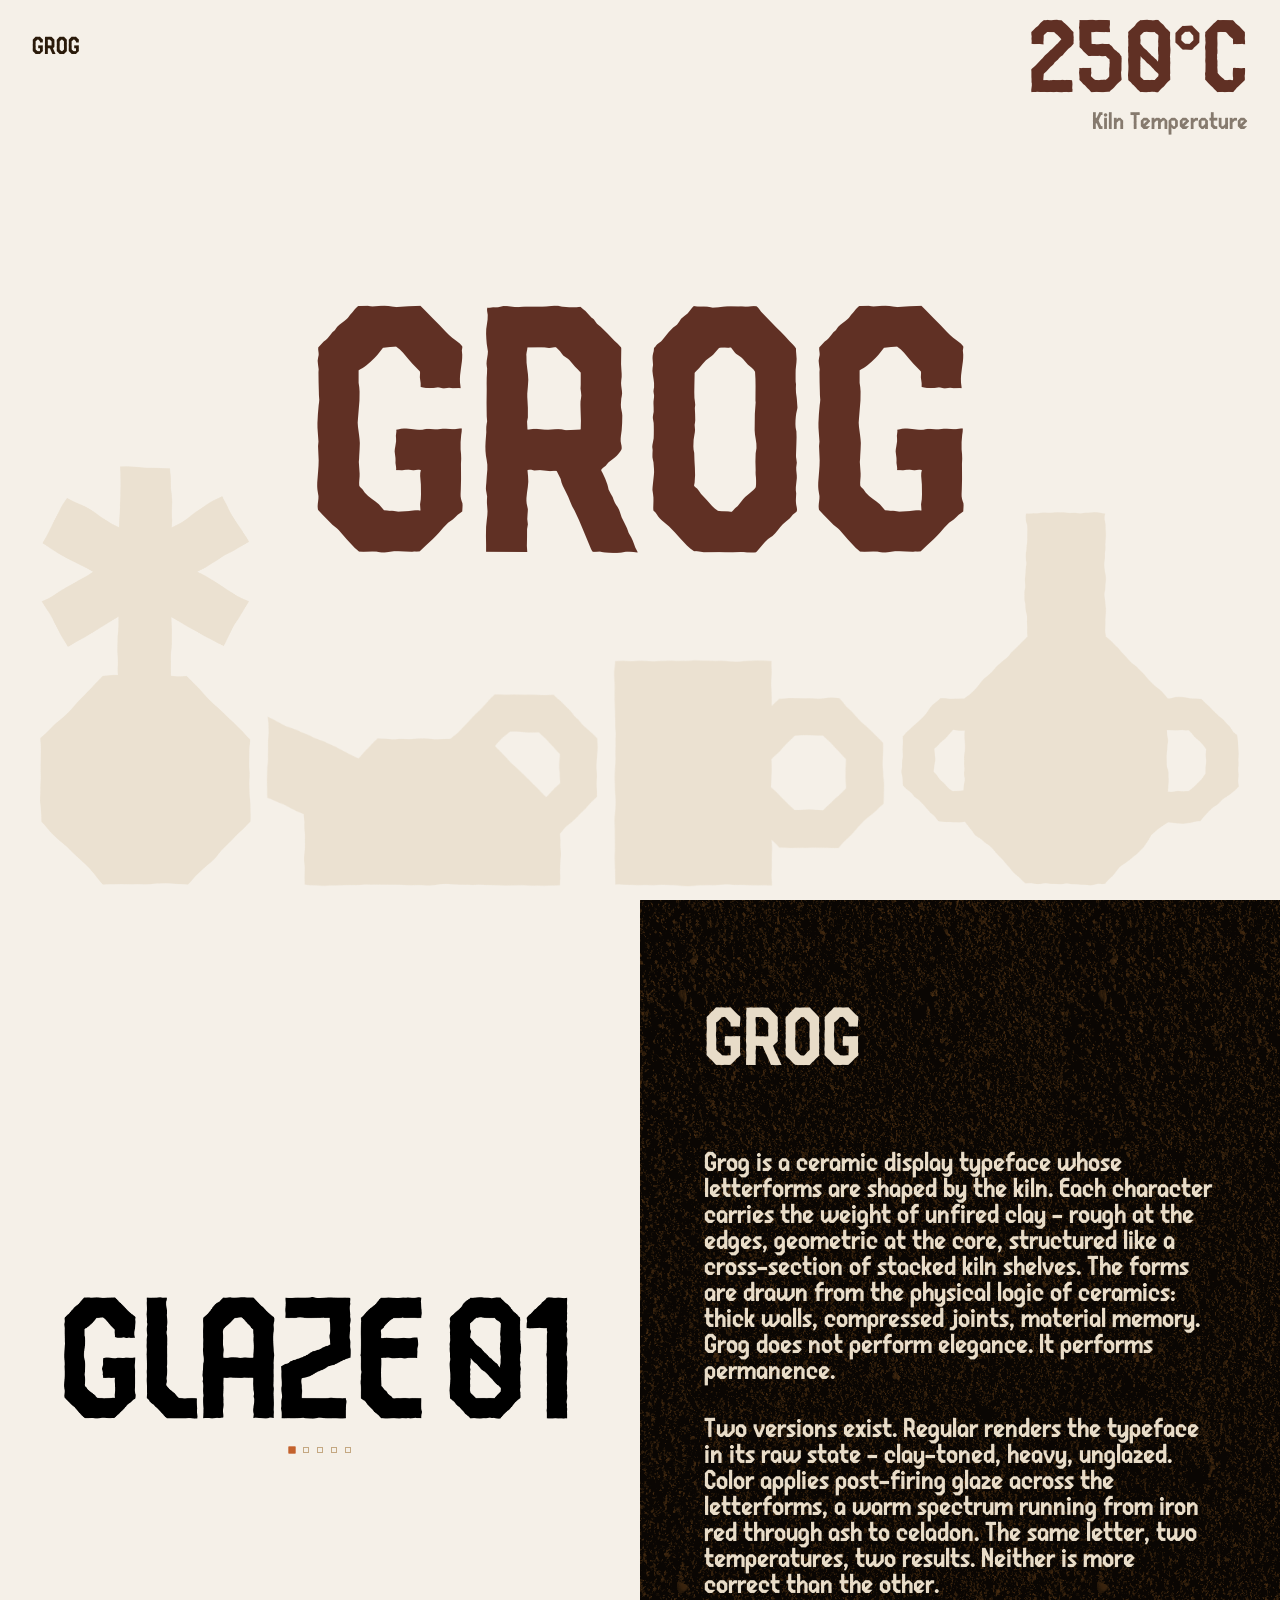
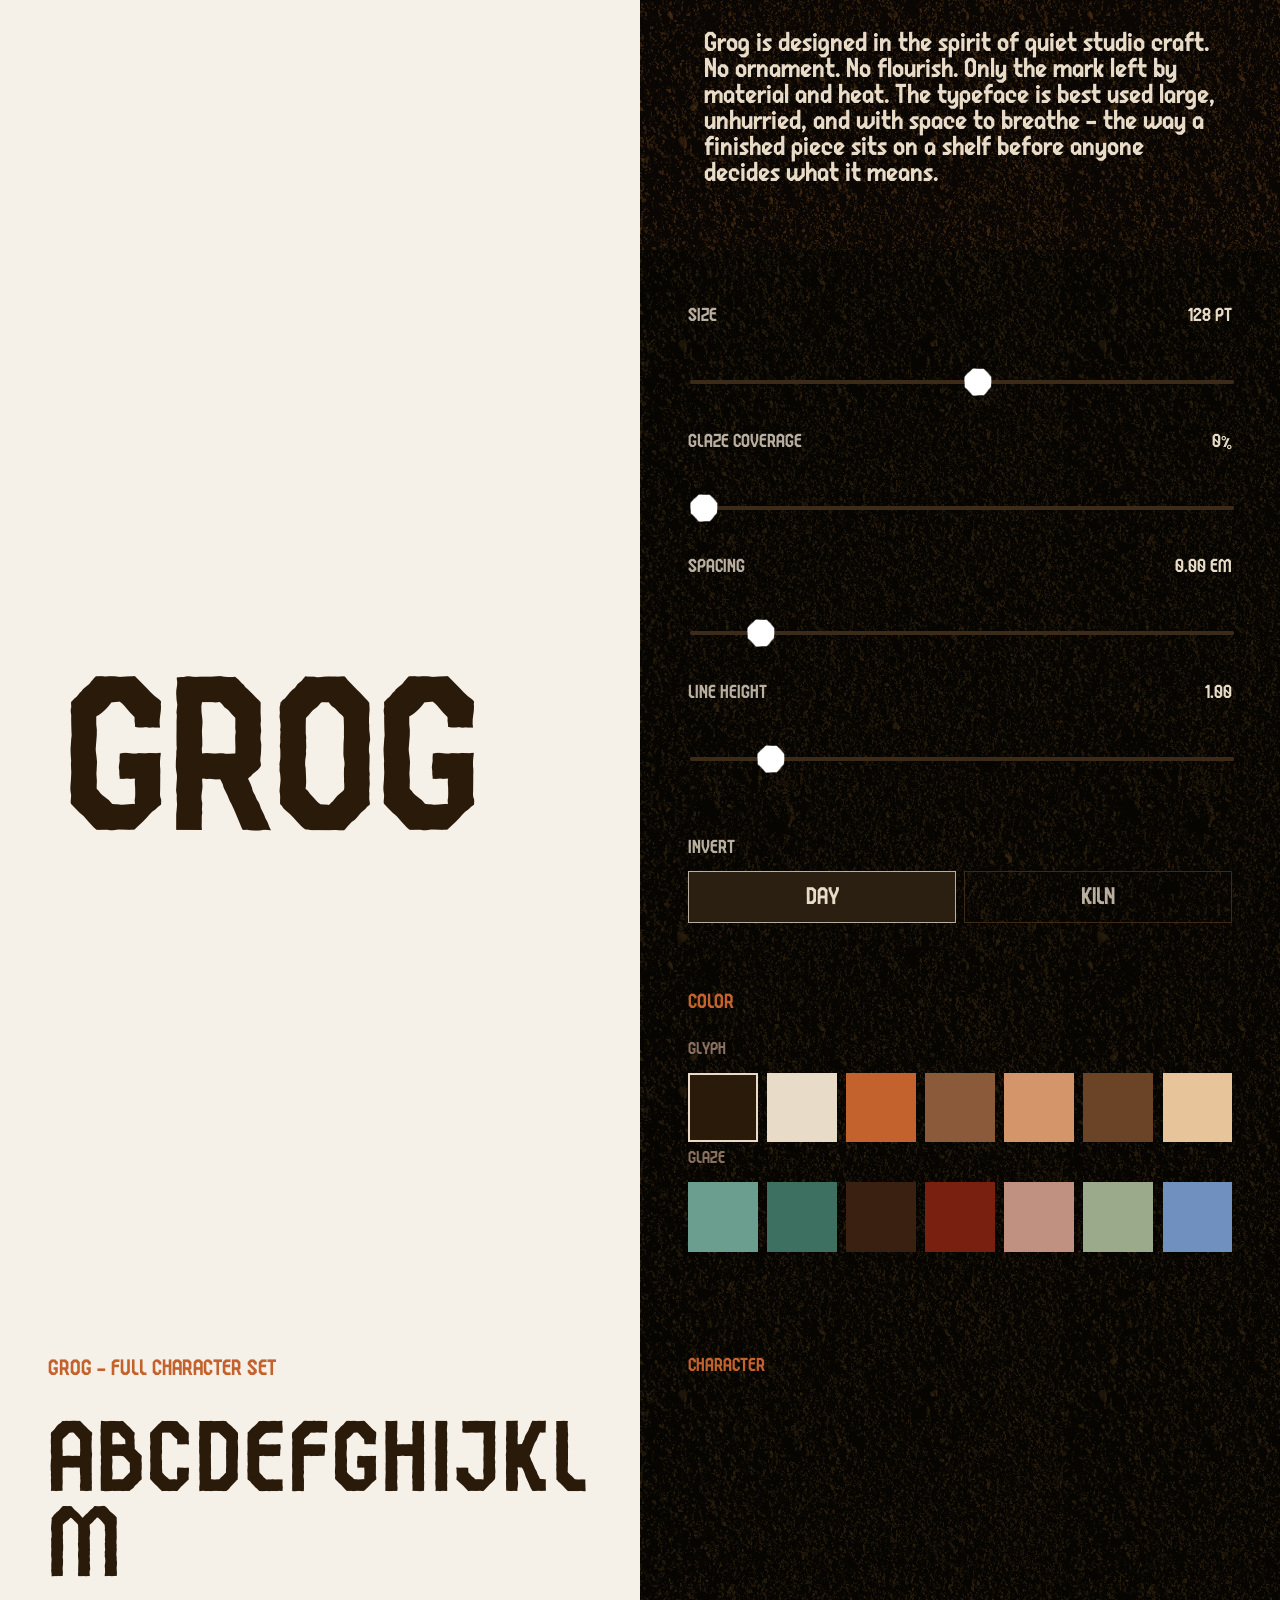
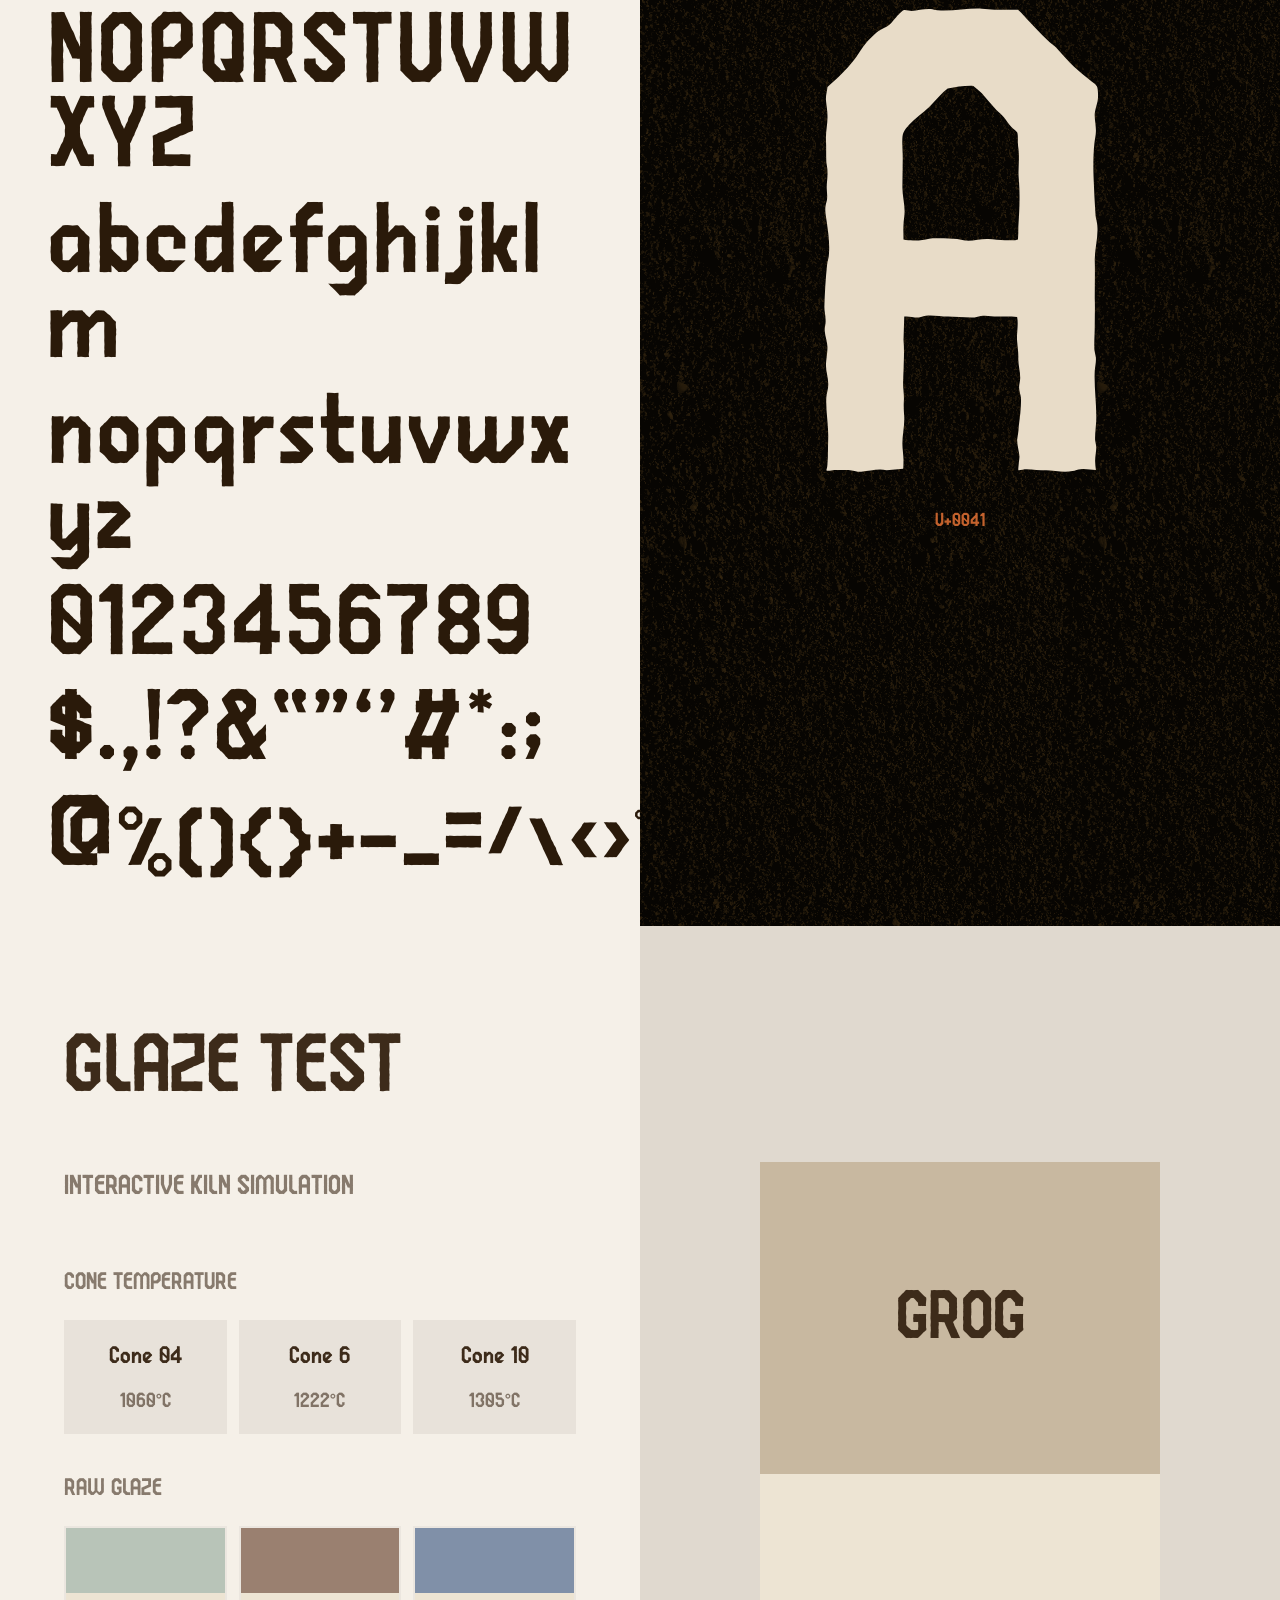
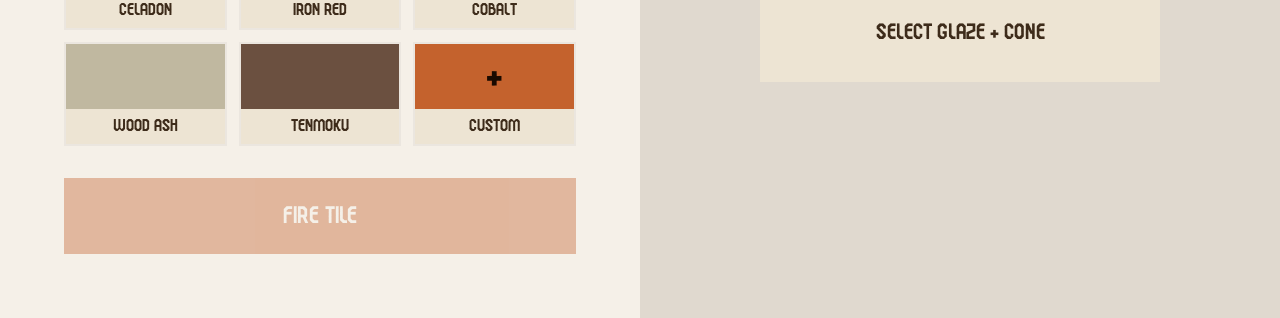
<file: index.html>
<!DOCTYPE html>
<html lang="en">
  <head>
    <meta charset="UTF-8" />
    <meta name="viewport" content="width=device-width, initial-scale=1.0" />
    <title>Single–page Typeface Showcase</title>
    <link rel="stylesheet" href="css/app.css" />
  </head>
  <body>
    <div class="app">
      <nav class="nav">
        <a href="process.html" id="nav-brand" class="nav-brand">Grog</a>
      </nav>

      <div class="kiln-readout">
        <div id="kiln-temp" class="kiln-readout-temp">20°C</div>
        <div id="kiln-readout-label" class="kiln-readout-label">Kiln Temperature</div>
      </div>

      <!-- Hero -->
      <section id="hero" class="hero">
        <div id="hero-word" class="hero-word"></div>
        <!-- Pottery silhouettes: PNGs are pre-colored; grid matches design widths 288 : 449 : 368 : 462 -->
        <div class="hero-puzz" aria-hidden="true">
          <div class="hero-puzz-row">
            <div class="hero-puzz-slot">
              <div class="hero-puzz-frame" style="--puzz-ar: 288 / 570">
                <img class="hero-puzz-img" src="puzz/Group 196.png" alt="" width="288" height="570" />
              </div>
            </div>
            <div class="hero-puzz-slot">
              <div class="hero-puzz-frame" style="--puzz-ar: 449 / 262">
                <img class="hero-puzz-img" src="puzz/Group 198.png" alt="" width="449" height="262" />
              </div>
            </div>
            <div class="hero-puzz-slot">
              <div class="hero-puzz-frame" style="--puzz-ar: 368 / 308">
                <img class="hero-puzz-img" src="puzz/Group 197.png" alt="" width="368" height="308" />
              </div>
            </div>
            <div class="hero-puzz-slot">
              <div class="hero-puzz-frame" style="--puzz-ar: 462 / 508">
                <img class="hero-puzz-img" src="puzz/Group 201.png" alt="" width="462" height="508" />
              </div>
            </div>
          </div>
        </div>
      </section>

      <!-- Specimen -->
      <section class="spec">
        <div class="spec-left">
          <div
            id="spec-carousel"
            class="spec-carousel"
            role="region"
            aria-roledescription="carousel"
            aria-label="Grog specimen phrases"
          >
            <div class="spec-carousel-viewport">
              <div id="spec-carousel-track" class="spec-carousel-track"></div>
            </div>
            <div class="spec-carousel-footer">
              <div id="spec-carousel-dots" class="spec-carousel-dots" aria-hidden="true"></div>
            </div>
          </div>
        </div>
        <div class="spec-right surface-dark-texture">
          <h2>GROG</h2>
          <div class="spec-copy">
            <p>
              Grog is a ceramic display typeface whose letterforms are shaped by the kiln. Each character
              carries the weight of unfired clay – rough at the edges, geometric at the core, structured
              like a cross–section of stacked kiln shelves. The forms are drawn from the physical logic of
              ceramics: thick walls, compressed joints, material memory. Grog does not perform elegance. It
              performs permanence.
            </p>
            <p>
              Two versions exist. Regular renders the typeface in its raw state – clay–toned, heavy,
              unglazed. Color applies post–firing glaze across the letterforms, a warm spectrum running from
              iron red through ash to celadon. The same letter, two temperatures, two results. Neither is
              more correct than the other.
            </p>
            <p>
              Grog is designed in the spirit of quiet studio craft. No ornament. No flourish. Only the mark
              left by material and heat. The typeface is best used large, unhurried, and with space to
              breathe – the way a finished piece sits on a shelf before anyone decides what it means.
            </p>
          </div>
        </div>
      </section>

      <!-- Type tester -->
      <section class="type-section">
        <div id="type-preview-wrap" class="type-preview-wrap">
          <div class="type-tester-wrap">
            <div id="tester-stack" class="tester-stack">
              <div id="tester-line" class="tester-line">
                <div id="tester-fit" class="tester-fit" aria-hidden="true"></div>
                <div id="tester-base" class="tester-base"></div>
                <div id="tester-glaze-clip" class="tester-glaze-clip">
                  <div id="tester-glaze" class="tester-glaze"></div>
                </div>
                <div
                  id="tester-input"
                  class="tester-input"
                  contenteditable="true"
                  spellcheck="false"
                  autocomplete="off"
                >
                  GROG
                </div>
              </div>
            </div>
          </div>
        </div>
        <div class="type-controls surface-dark-texture">
          <div class="ctrl-sliders">
            <div class="ctrl-block">
              <div class="ctrl-row">
                <label for="ctrl-fontsize">Size</label>
                <span id="ctrl-fontsize-val" class="ctrl-val">128 PT</span>
              </div>
              <input id="ctrl-fontsize" class="slider" type="range" min="24" max="220" value="128" />
            </div>

            <div class="ctrl-block">
              <div class="ctrl-row">
                <label for="ctrl-glaze-coverage">Glaze coverage</label>
                <span id="ctrl-glaze-coverage-val" class="ctrl-val">0%</span>
              </div>
              <input
                id="ctrl-glaze-coverage"
                class="slider"
                type="range"
                min="0"
                max="100"
                step="1"
                value="0"
              />
            </div>

            <div class="ctrl-block">
              <div class="ctrl-row">
                <label for="ctrl-spacing">Spacing</label>
                <span id="ctrl-spacing-val" class="ctrl-val">0.00 EM</span>
              </div>
              <input
                id="ctrl-spacing"
                class="slider"
                type="range"
                min="-0.05"
                max="0.4"
                step="0.01"
                value="0"
              />
            </div>

            <div class="ctrl-block">
              <div class="ctrl-row">
                <label for="ctrl-lineheight">Line height</label>
                <span id="ctrl-lineheight-val" class="ctrl-val">1.00</span>
              </div>
              <input
                id="ctrl-lineheight"
                class="slider"
                type="range"
                min="0.85"
                max="2"
                step="0.01"
                value="1"
              />
            </div>
          </div>

          <div class="ctrl-block">
            <label class="ctrl-head">Invert</label>
            <div class="toggle-row">
              <button type="button" class="btn-toggle" data-toggle="day">Day</button>
              <button type="button" class="btn-toggle" data-toggle="kiln">Kiln</button>
            </div>
          </div>

          <div class="ctrl-block">
            <span class="color-section-label">Color</span>
            <div class="mb-4">
              <div class="swatch-label">Glyph</div>
              <div id="swatch-row-glyph" class="swatch-row"></div>
            </div>
            <div>
              <div class="swatch-label">Glaze</div>
              <div id="swatch-row-glaze" class="swatch-row"></div>
            </div>
          </div>
        </div>
      </section>

      <!-- Character map -->
      <section class="char-section">
        <div class="char-left">
          <div class="char-section-title">Grog – Full Character Set</div>
          <div id="char-rows" class="char-rows"></div>
        </div>
        <div class="char-right surface-dark-texture">
          <div class="char-right-label">Character</div>
          <div class="char-preview-wrap">
            <div id="char-preview-glyph" class="char-preview-glyph">A</div>
            <div id="char-preview-code" class="char-preview-code">U+0041</div>
          </div>
        </div>
      </section>

      <!-- Glaze lab -->
      <section class="glaze-section">
        <div class="glaze-left">
          <h2>GLAZE TEST</h2>
          <p class="glaze-sub">Interactive Kiln Simulation</p>

          <div class="mb-8">
            <span class="field-label">Cone Temperature</span>
            <div class="cone-row">
              <button type="button" class="cone-btn" data-cone-idx="0">
                <div class="cone-name">Cone 04</div>
                <div class="cone-temp">1060°C</div>
              </button>
              <button type="button" class="cone-btn" data-cone-idx="1">
                <div class="cone-name">Cone 6</div>
                <div class="cone-temp">1222°C</div>
              </button>
              <button type="button" class="cone-btn" data-cone-idx="2">
                <div class="cone-name">Cone 10</div>
                <div class="cone-temp">1305°C</div>
              </button>
            </div>
          </div>

          <div class="mb-8">
            <span class="field-label">Raw Glaze</span>
            <div class="glaze-grid">
              <button type="button" class="glaze-card" data-raw-idx="0">
                <div class="glaze-card-swatch" style="background-color: #b8c4b8"></div>
                <div class="glaze-card-label"><span>Celadon</span></div>
              </button>
              <button type="button" class="glaze-card" data-raw-idx="1">
                <div class="glaze-card-swatch" style="background-color: #9a8070"></div>
                <div class="glaze-card-label"><span>Iron Red</span></div>
              </button>
              <button type="button" class="glaze-card" data-raw-idx="2">
                <div class="glaze-card-swatch" style="background-color: #8090a8"></div>
                <div class="glaze-card-label"><span>Cobalt</span></div>
              </button>
              <button type="button" class="glaze-card" data-raw-idx="3">
                <div class="glaze-card-swatch" style="background-color: #c0b8a0"></div>
                <div class="glaze-card-label"><span>Wood Ash</span></div>
              </button>
              <button type="button" class="glaze-card" data-raw-idx="4">
                <div class="glaze-card-swatch" style="background-color: #6b5040"></div>
                <div class="glaze-card-label"><span>Tenmoku</span></div>
              </button>
              <button type="button" class="glaze-card glaze-card-custom" data-raw-custom>
                <div id="custom-color-swatch" class="glaze-card-swatch" style="background-color: #c4622d">
                  <input id="custom-color-input" type="color" value="#c4622d" />
                  <span id="custom-plus" class="custom-plus">+</span>
                </div>
                <div class="glaze-card-label"><span>Custom</span></div>
              </button>
            </div>
          </div>

          <button type="button" id="btn-fire" class="btn-fire" disabled>Fire Tile</button>
        </div>

        <div class="glaze-right">
          <div class="tile-wrap">
            <div id="tile-card" class="tile-card">
              <div id="tile-card-main" class="tile-card-main">
                <span id="tile-label-grog">GROG</span>
              </div>
              <div id="tile-card-footer" class="tile-card-footer">
                <div id="tile-footer-line1" class="line1">Select Glaze + Cone</div>
                <div id="tile-footer-line2" class="line2" style="display: none"></div>
              </div>
            </div>
          </div>
          <button type="button" id="btn-pdf" class="btn-pdf" hidden>Export Tile – PDF</button>
        </div>
      </section>
    </div>

    <script src="js/vendor/pdf-lib.min.js"></script>
    <script src="js/vendor/fontkit.umd.min.js"></script>
    <script src="js/app.js"></script>
  </body>
</html>
</file>
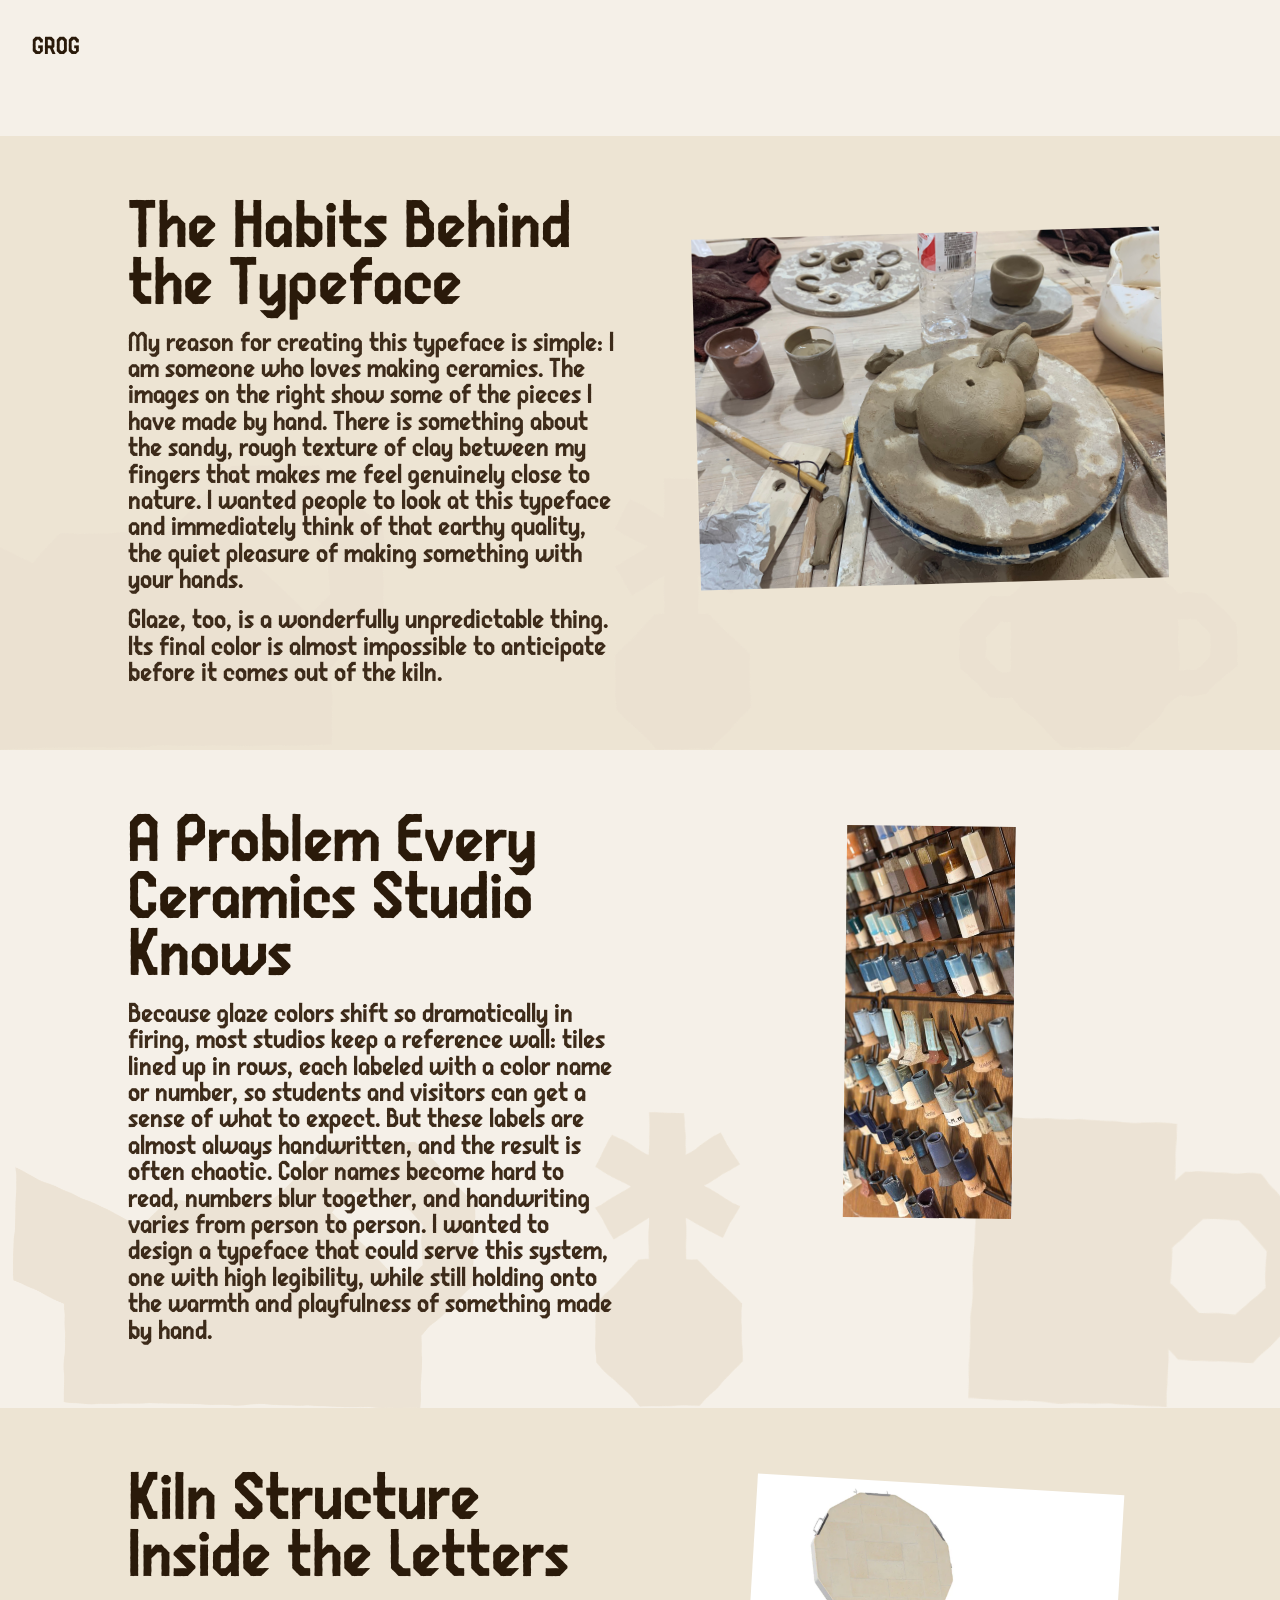
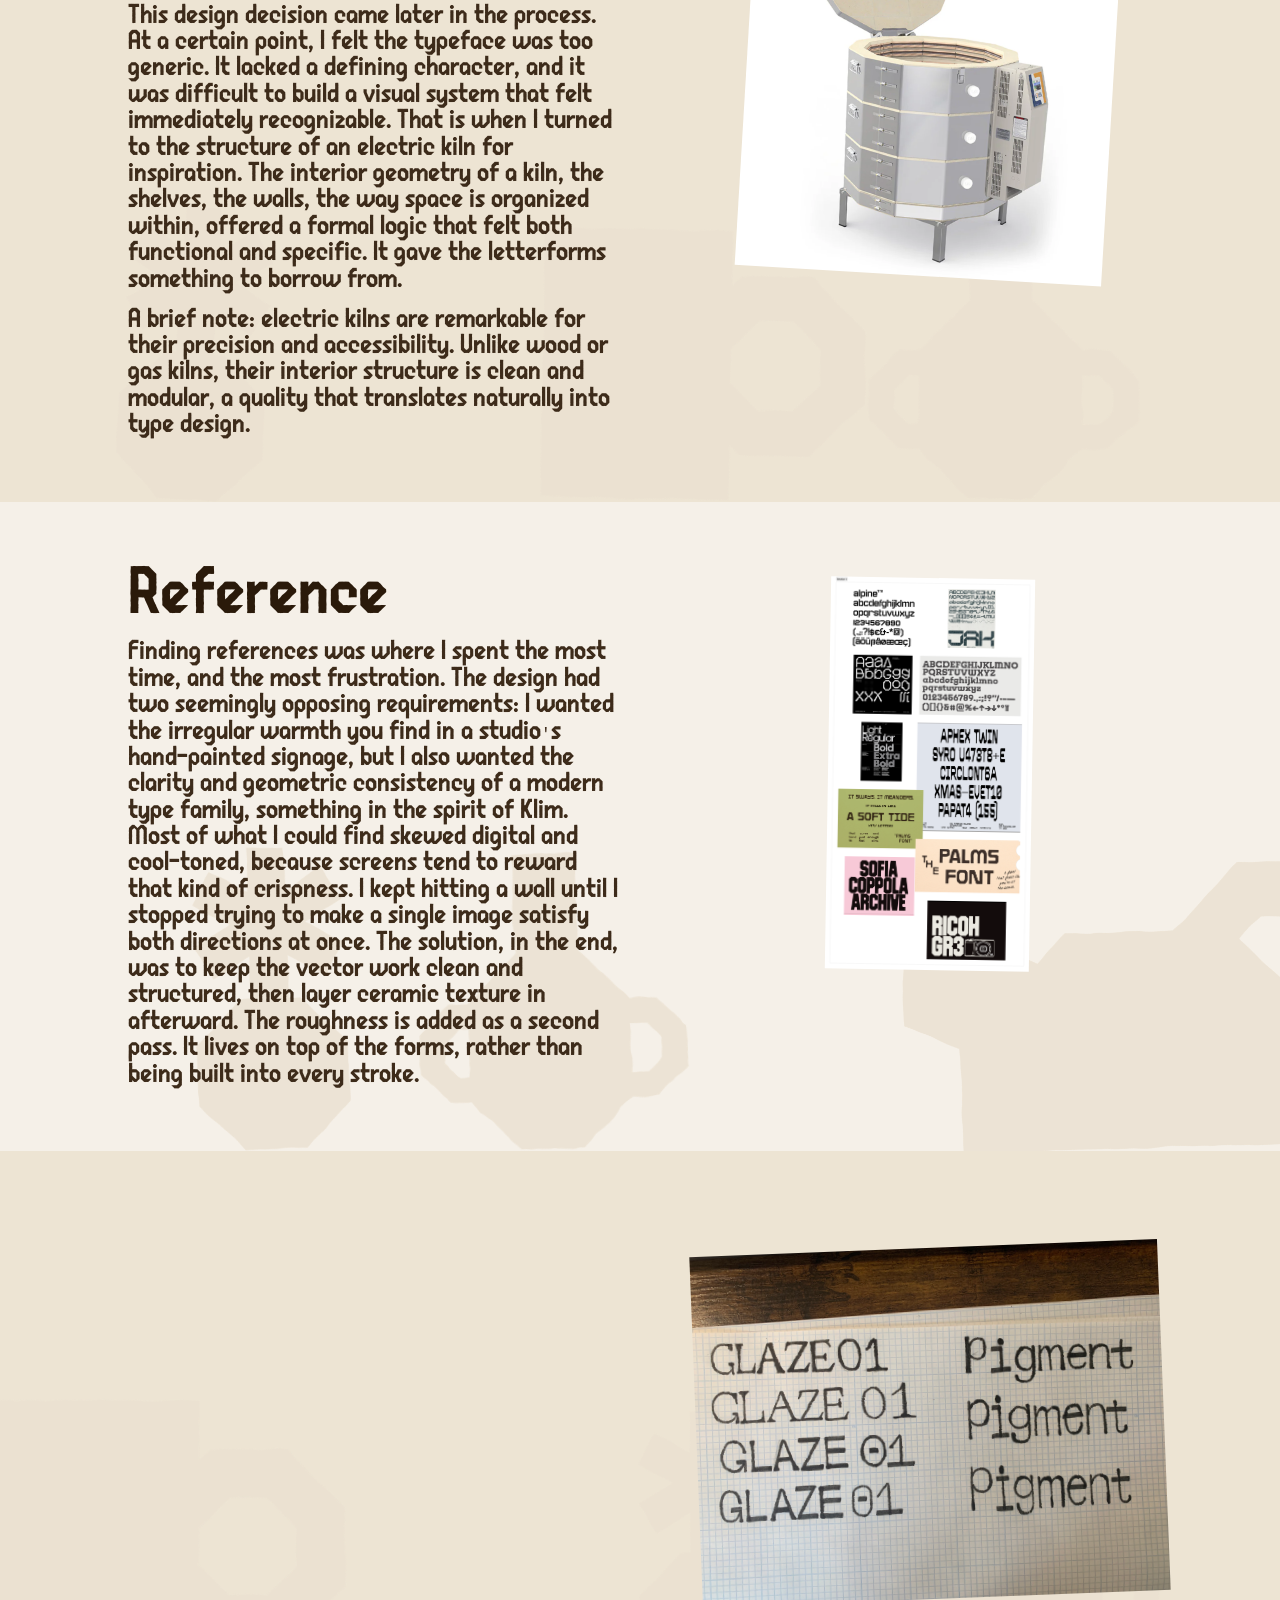
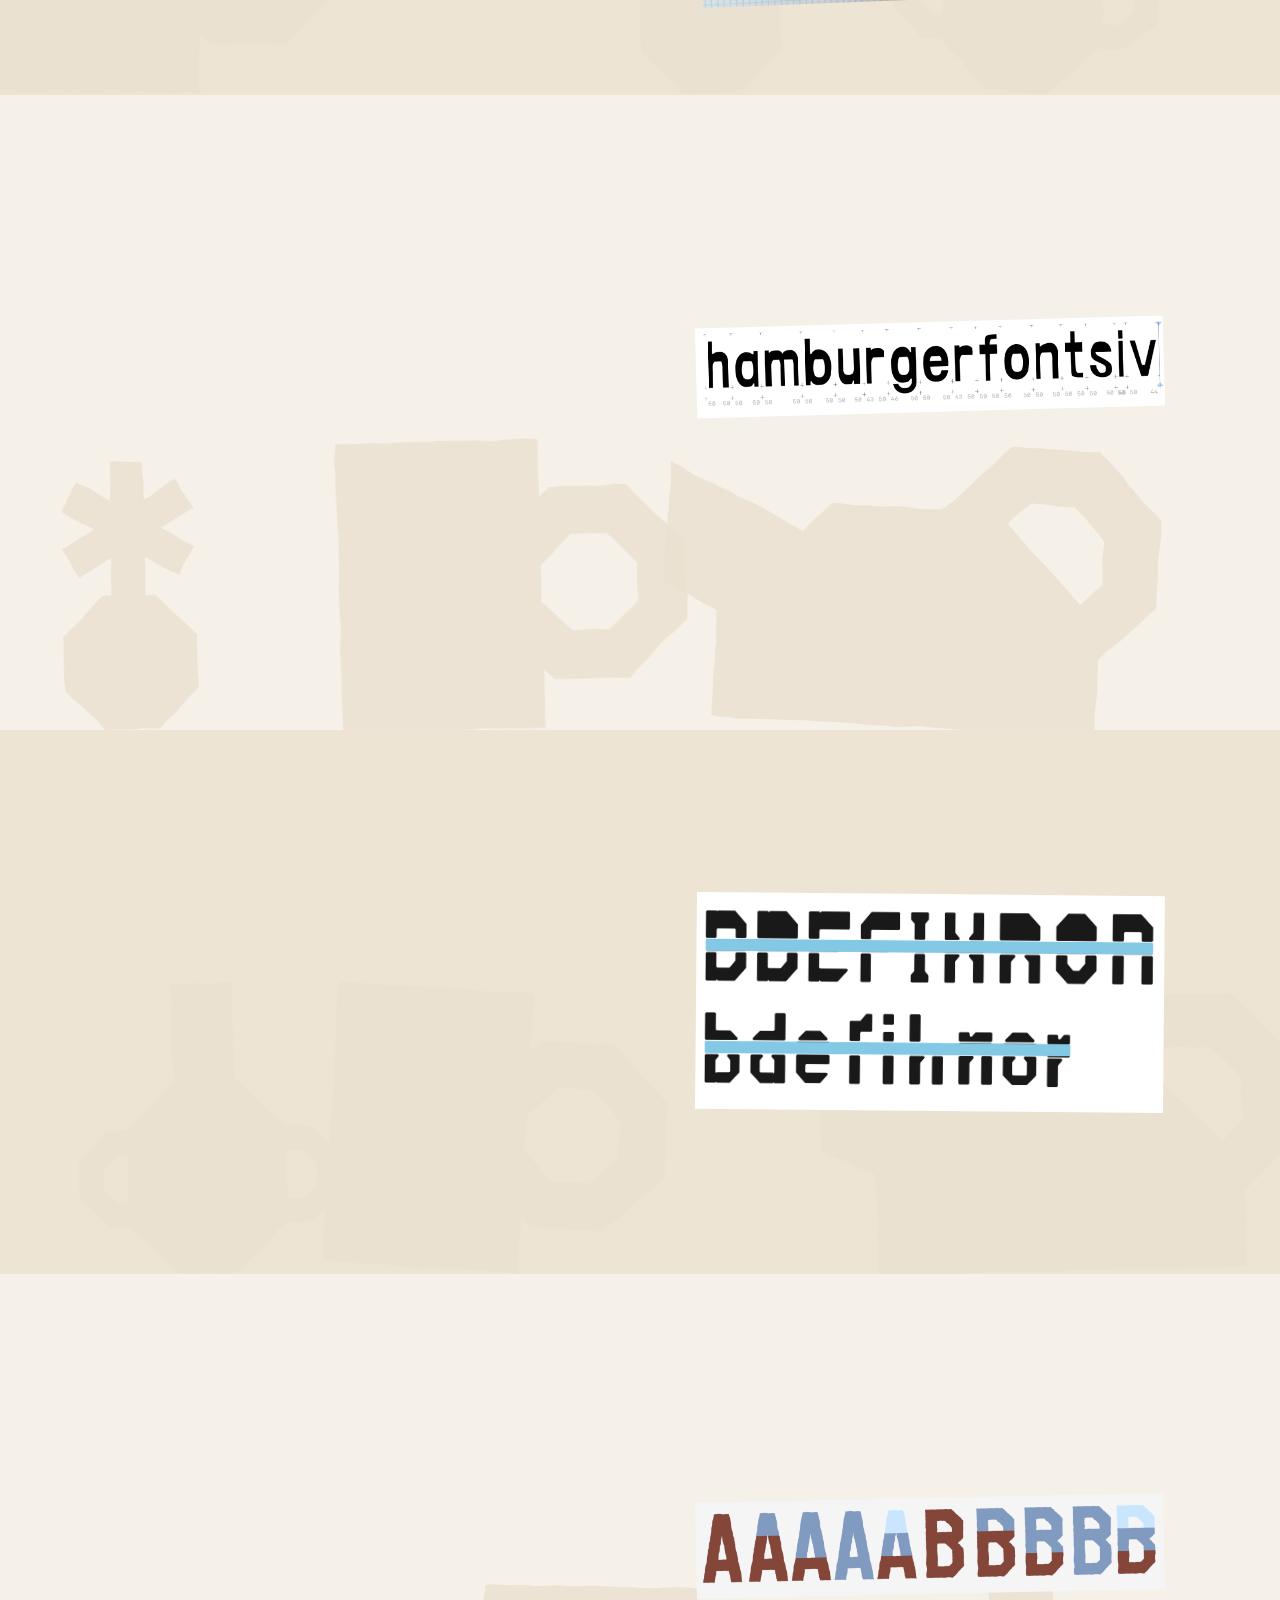
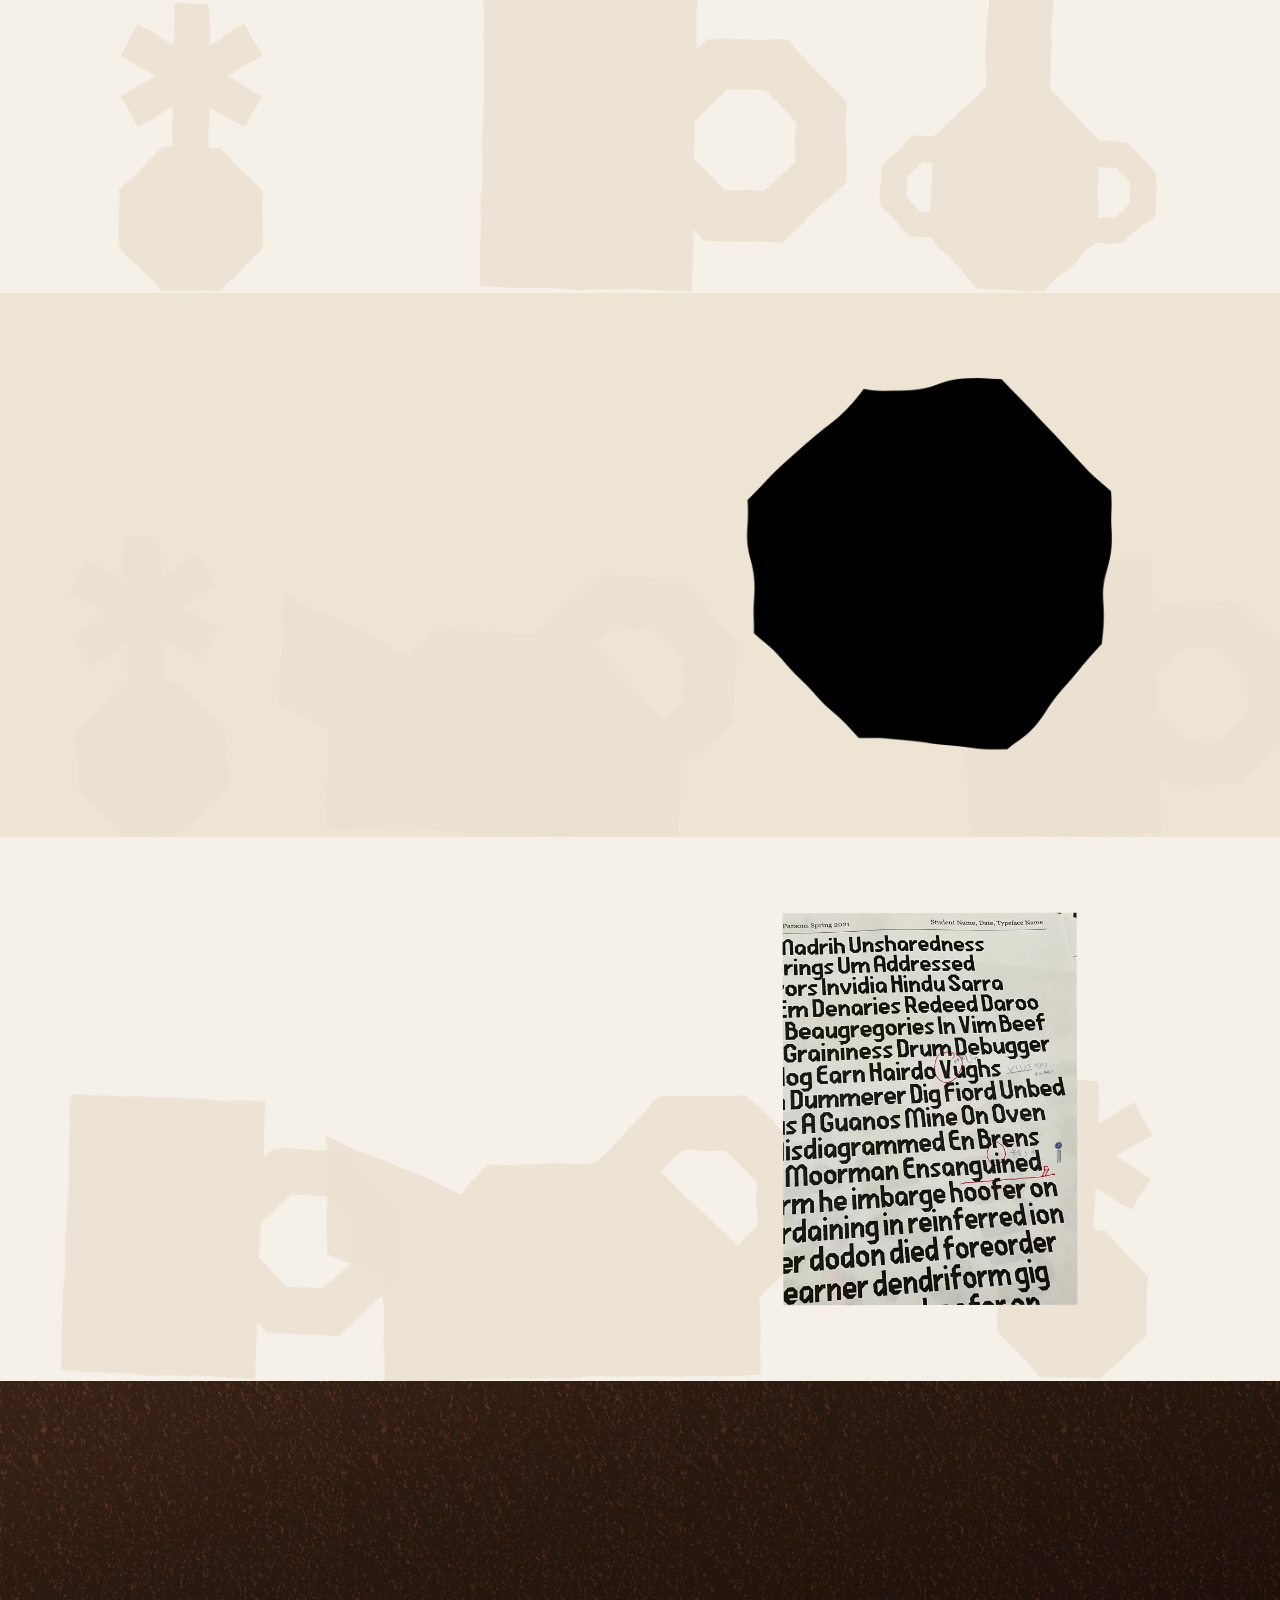
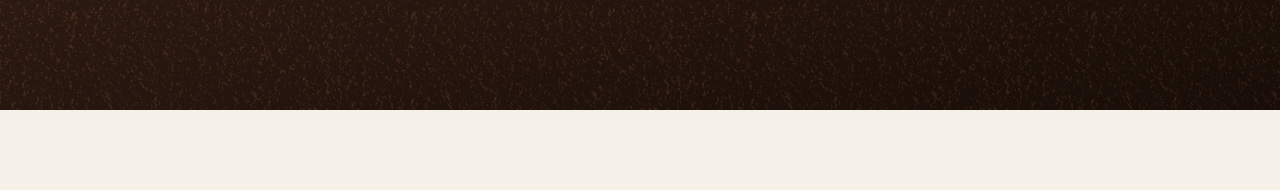
<file: process.html>
<!DOCTYPE html>
<html lang="en">
  <head>
    <meta charset="UTF-8" />
    <meta name="viewport" content="width=device-width, initial-scale=1.0" />
    <title>Grog – Process</title>
    <link rel="stylesheet" href="css/app.css" />
    <link rel="stylesheet" href="css/process.css" />
  </head>
  <body class="process-page">
    <div class="app">
      <nav class="nav">
        <a href="index.html" id="nav-brand" class="nav-brand">Grog</a>
      </nav>

      <main class="process-main">
        <section class="process-section process-section--wash process-section--wash-b" id="personal" aria-labelledby="heading-personal">
          <div class="process-section__inner">
            <div class="process-section-grid">
              <div class="process-col-text">
                <h2 id="heading-personal" class="process-head">The Habits Behind the Typeface</h2>
                <p class="process-body">
                  My reason for creating this typeface is simple: I am someone who loves making ceramics. The images
                  on the right show some of the pieces I have made by hand. There is something about the sandy, rough
                  texture of clay between my fingers that makes me feel genuinely close to nature. I wanted people to
                  look at this typeface and immediately think of that earthy quality, the quiet pleasure of making
                  something with your hands.
                </p>
                <p class="process-body">
                  Glaze, too, is a wonderfully unpredictable thing. Its final color is almost impossible to anticipate
                  before it comes out of the kiln.
                </p>
              </div>
              <div class="process-col-media">
                <div class="process-carousel" data-process-carousel data-carousel-interval="4200" aria-label="Personal studio photographs">
                  <div class="process-carousel-viewport">
                    <div class="process-carousel-track">
                      <div class="process-carousel-slide is-active"><img src="sketch/tile labeling/使用/IMG_1556.jpg" alt="Studio photograph from tile labeling album" /></div>
                      <div class="process-carousel-slide"><img src="sketch/tile labeling/使用/IMG_1561.jpg" alt="Studio photograph from tile labeling album" /></div>
                      <div class="process-carousel-slide"><img src="sketch/tile labeling/使用/IMG_1622.jpg" alt="Studio photograph from tile labeling album" /></div>
                      <div class="process-carousel-slide"><img src="sketch/tile labeling/使用/IMG_6941.jpg" alt="Studio photograph from tile labeling album" /></div>
                      <div class="process-carousel-slide"><img src="sketch/tile labeling/使用/IMG_7696.jpg" alt="Studio photograph from tile labeling album" /></div>
                      <div class="process-carousel-slide"><img src="sketch/tile labeling/使用/IMG_7700.jpg" alt="Studio photograph from tile labeling album" /></div>
                      <div class="process-carousel-slide"><img src="sketch/tile labeling/使用/IMG_7706 2.jpg" alt="Studio photograph from tile labeling album" /></div>
                      <div class="process-carousel-slide"><img src="sketch/tile labeling/使用/IMG_7713.JPG" alt="Studio photograph from tile labeling album" /></div>
                    </div>
                  </div>
                </div>
              </div>
            </div>
          </div>
        </section>

        <section class="process-section process-section--wash process-section--wash-a" id="labels-and-tiles" aria-labelledby="heading-labels">
          <div class="process-section__inner">
            <div class="process-section-grid">
              <div class="process-col-text">
                <h2 id="heading-labels" class="process-head">A Problem Every Ceramics Studio Knows</h2>
                <p class="process-body">
                  Because glaze colors shift so dramatically in firing, most studios keep a reference wall: tiles lined
                  up in rows, each labeled with a color name or number, so students and visitors can get a sense of
                  what to expect. But these labels are almost always handwritten, and the result is often chaotic.
                  Color names become hard to read, numbers blur together, and handwriting varies from person to
                  person. I wanted to design a typeface that could serve this system, one with high legibility, while
                  still holding onto the warmth and playfulness of something made by hand.
                </p>
              </div>
              <div class="process-col-media">
                <div class="process-carousel" data-process-carousel data-carousel-interval="4200" aria-label="Tile labeling screenshots">
                  <div class="process-carousel-viewport">
                    <div class="process-carousel-track">
                      <div class="process-carousel-slide is-active"><img src="sketch/tile labeling/截屏2026-05-11 下午12.45.37.png" alt="Tile labeling screenshot" /></div>
                      <div class="process-carousel-slide"><img src="sketch/tile labeling/截屏2026-05-11 下午12.45.42.png" alt="Tile labeling screenshot" /></div>
                      <div class="process-carousel-slide"><img src="sketch/tile labeling/截屏2026-05-11 下午12.45.47.png" alt="Tile labeling screenshot" /></div>
                    </div>
                  </div>
                </div>
              </div>
            </div>
          </div>
        </section>

        <section class="process-section process-section--wash process-section--wash-b" id="kiln-structure" aria-labelledby="heading-kiln-structure">
          <div class="process-section__inner">
            <div class="process-section-grid">
              <div class="process-col-text">
                <h2 id="heading-kiln-structure" class="process-head">Kiln Structure Inside the Letters</h2>
                <p class="process-body">
                  This design decision came later in the process. At a certain point, I felt the typeface was too
                  generic. It lacked a defining character, and it was difficult to build a visual system that felt
                  immediately recognizable. That is when I turned to the structure of an electric kiln for
                  inspiration. The interior geometry of a kiln, the shelves, the walls, the way space is organized
                  within, offered a formal logic that felt both functional and specific. It gave the letterforms
                  something to borrow from.
                </p>
                <p class="process-body">
                  A brief note: electric kilns are remarkable for their precision and accessibility. Unlike wood or gas
                  kilns, their interior structure is clean and modular, a quality that translates naturally into type
                  design.
                </p>
              </div>
              <div class="process-col-media">
                <div class="process-carousel" data-process-carousel data-carousel-interval="4200" aria-label="Kiln structure reference photographs">
                  <div class="process-carousel-viewport">
                    <div class="process-carousel-track">
                      <div class="process-carousel-slide is-active"><img src="sketch/klin ceramics/截屏2026-05-11 下午12.38.48.png" alt="Kiln structure reference" /></div>
                      <div class="process-carousel-slide"><img src="sketch/klin ceramics/截屏2026-04-11 下午9.56.58 1.png" alt="Kiln structure reference" /></div>
                      <div class="process-carousel-slide"><img src="sketch/klin ceramics/截屏2026-04-11 下午9.57.21 1.png" alt="Kiln structure reference" /></div>
                      <div class="process-carousel-slide"><img src="sketch/klin ceramics/截屏2026-04-11 下午9.57.41 1.png" alt="Kiln structure reference" /></div>
                    </div>
                  </div>
                </div>
              </div>
            </div>
          </div>
        </section>

        <section class="process-section process-section--wash process-section--wash-a" id="reference" aria-labelledby="heading-reference">
          <div class="process-section__inner">
            <div class="process-section-grid">
              <div class="process-col-text">
                <h2 id="heading-reference" class="process-head">Reference</h2>
                <p class="process-body">
                  Finding references was where I spent the most time, and the most frustration. The design had two
                  seemingly opposing requirements: I wanted the irregular warmth you find in a studio's hand-painted
                  signage, but I also wanted the clarity and geometric consistency of a modern type family, something in
                  the spirit of Klim. Most of what I could find skewed digital and cool-toned, because screens tend to
                  reward that kind of crispness. I kept hitting a wall until I stopped trying to make a single image
                  satisfy both directions at once. The solution, in the end, was to keep the vector work clean and
                  structured, then layer ceramic texture in afterward. The roughness is added as a second pass. It
                  lives on top of the forms, rather than being built into every stroke.
                </p>
              </div>
              <div class="process-col-media">
                <div class="process-carousel" data-process-carousel data-carousel-interval="4200" aria-label="Reference board captures">
                  <div class="process-carousel-viewport">
                    <div class="process-carousel-track">
                      <div class="process-carousel-slide is-active"><img src="sketch/reference/Font.png" alt="Reference board" /></div>
                      <div class="process-carousel-slide"><img src="sketch/reference/截屏2026-03-23 下午2.17.11.png" alt="Reference screenshot" /></div>
                      <div class="process-carousel-slide"><img src="sketch/reference/截屏2026-03-23 下午2.18.05.png" alt="Reference screenshot" /></div>
                      <div class="process-carousel-slide"><img src="sketch/reference/截屏2026-03-23 下午2.19.13.png" alt="Reference screenshot" /></div>
                    </div>
                  </div>
                </div>
              </div>
            </div>
          </div>
        </section>

        <section class="process-section process-section--wash process-section--wash-b" id="first-sketches" aria-labelledby="heading-first">
          <div class="process-section__inner">
            <div class="process-section-grid">
              <div class="process-col-text">
                <h2 id="heading-first" class="process-head">The First Sketches</h2>
                <p class="process-body">
                  The earliest version of this typeface was drawn by hand. At that stage, the kiln structure had not
                  yet entered the picture, so I felt uncertain about the direction of each letter: what was guiding
                  each decision, and why. The one thing I kept coming back to was this: even if everything else in the
                  studio fades into the background, the label should always be readable. Nothing here is final. But
                  these first sketches are honest. They show that this project began as a response to a practical need,
                  not as a stylistic exercise.
                </p>
              </div>
              <div class="process-col-media">
                <div class="process-carousel" data-process-carousel data-carousel-interval="4200" aria-label="First sketch capture">
                  <div class="process-carousel-viewport">
                    <div class="process-carousel-track">
                      <div class="process-carousel-slide is-active"><img src="sketch/第六期/IMG_3225.jpg" alt="Earliest sketch capture" /></div>
                    </div>
                  </div>
                </div>
              </div>
            </div>
          </div>
        </section>

        <section class="process-section process-section--wash process-section--wash-a" id="grid-rules" aria-labelledby="heading-grid">
          <div class="process-section__inner">
            <div class="process-section-grid">
              <div class="process-col-text">
                <h2 id="heading-grid" class="process-head">Thickening the Horizontals to Make the Typeface Stand Out</h2>
                <p class="process-body">
                  At one point I experimented with bold horizontal strokes, hoping they would give the letterforms
                  more presence and allow the horizontals to connect across letters so I could set them in different
                  colors. It seemed promising on paper. But the moment I brought those forms into Glyphs, something
                  immediately felt wrong. The original intention had completely disappeared, and what remained was
                  neither readable nor functional. I had no choice but to let the idea go.
                </p>
              </div>
              <div class="process-col-media">
                <div class="process-carousel" data-process-carousel data-carousel-interval="4200" aria-label="Structured sketch phase – all files">
                  <div class="process-carousel-viewport">
                    <div class="process-carousel-track">
                      <div class="process-carousel-slide is-active"><img src="sketch/第五期/1150.PNG" alt="Fifth phase sketch sheet" /></div>
                      <div class="process-carousel-slide"><img src="sketch/第五期/IMG_3345.jpg" alt="Fifth phase photograph" /></div>
                      <div class="process-carousel-slide"><img src="sketch/第五期/IMG_3347 2.jpg" alt="Fifth phase photograph" /></div>
                      <div class="process-carousel-slide"><img src="sketch/第五期/demo/a.png" alt="Fifth phase letter study" /></div>
                      <div class="process-carousel-slide"><img src="sketch/第五期/demo/b.png" alt="Fifth phase letter study" /></div>
                      <div class="process-carousel-slide"><img src="sketch/第五期/demo/e.png" alt="Fifth phase letter study" /></div>
                      <div class="process-carousel-slide"><img src="sketch/第五期/demo/f.png" alt="Fifth phase letter study" /></div>
                      <div class="process-carousel-slide"><img src="sketch/第五期/demo/g.png" alt="Fifth phase letter study" /></div>
                      <div class="process-carousel-slide"><img src="sketch/第五期/demo/h.png" alt="Fifth phase letter study" /></div>
                      <div class="process-carousel-slide"><img src="sketch/第五期/demo/i.png" alt="Fifth phase letter study" /></div>
                      <div class="process-carousel-slide"><img src="sketch/第五期/demo/m.png" alt="Fifth phase letter study" /></div>
                      <div class="process-carousel-slide"><img src="sketch/第五期/demo/o.png" alt="Fifth phase letter study" /></div>
                      <div class="process-carousel-slide"><img src="sketch/第五期/demo/r.png" alt="Fifth phase letter study" /></div>
                      <div class="process-carousel-slide"><img src="sketch/第五期/demo/s.png" alt="Fifth phase letter study" /></div>
                      <div class="process-carousel-slide"><img src="sketch/第五期/demo/t.png" alt="Fifth phase letter study" /></div>
                      <div class="process-carousel-slide"><img src="sketch/第五期/demo/u.png" alt="Fifth phase letter study" /></div>
                      <div class="process-carousel-slide"><img src="sketch/第五期/demo/v.png" alt="Fifth phase letter study" /></div>
                    </div>
                  </div>
                </div>
              </div>
            </div>
          </div>
        </section>

        <section class="process-section process-section--wash process-section--wash-b" id="kiln-detour" aria-labelledby="heading-detour">
          <div class="process-section__inner">
            <div class="process-section-grid">
              <div class="process-col-text">
                <h2 id="heading-detour" class="process-head">The Kiln Shape That Had to Leave</h2>
                <p class="process-body">
                  This is also when I introduced the kiln shape into the letterforms. The reference felt right
                  conceptually, but in practice the forms became too rigid. Legibility collapsed almost entirely, and
                  legibility is not negotiable for a typeface meant to serve a working studio system. The kiln
                  structure stayed as an influence, not as a literal template.
                </p>
              </div>
              <div class="process-col-media">
                <div class="process-carousel" data-process-carousel data-carousel-interval="4200" aria-label="Fourth phase – all archive images">
                  <div class="process-carousel-viewport">
                    <div class="process-carousel-track">
                      <div class="process-carousel-slide is-active"><img src="sketch/第四期/Frame 13.png" alt="Fourth phase layout study" /></div>
                      <div class="process-carousel-slide"><img src="sketch/第四期/未命名作品 15_副本.jpg" alt="Fourth phase layout study" /></div>
                      <div class="process-carousel-slide"><img src="sketch/第四期/demo/G.svg" alt="Fourth phase letter study" /></div>
                      <div class="process-carousel-slide"><img src="sketch/第四期/demo/O.svg" alt="Fourth phase letter study" /></div>
                      <div class="process-carousel-slide"><img src="sketch/第四期/demo/R.svg" alt="Fourth phase letter study" /></div>
                      <div class="process-carousel-slide"><img src="sketch/第四期/demo/b.svg" alt="Fourth phase letter study" /></div>
                      <div class="process-carousel-slide"><img src="sketch/第四期/demo/g2.svg" alt="Fourth phase letter study" /></div>
                      <div class="process-carousel-slide"><img src="sketch/第四期/demo/o2.svg" alt="Fourth phase letter study" /></div>
                      <div class="process-carousel-slide"><img src="sketch/第四期/demo/dwwH.svg" alt="Fourth phase letter study" /></div>
                      <div class="process-carousel-slide"><img src="sketch/第四期/demo/ewe.svg" alt="Fourth phase letter study" /></div>
                      <div class="process-carousel-slide"><img src="sketch/第四期/demo/ewqe.svg" alt="Fourth phase letter study" /></div>
                      <div class="process-carousel-slide"><img src="sketch/第四期/demo/wde.svg" alt="Fourth phase letter study" /></div>
                      <div class="process-carousel-slide"><img src="sketch/第四期/demo/wed.svg" alt="Fourth phase letter study" /></div>
                      <div class="process-carousel-slide"><img src="sketch/第四期/demo/Group 4.svg" alt="Fourth phase letter study" /></div>
                      <div class="process-carousel-slide"><img src="sketch/第四期/demo/Group 5.svg" alt="Fourth phase letter study" /></div>
                      <div class="process-carousel-slide"><img src="sketch/第四期/demo/Group 6.svg" alt="Fourth phase letter study" /></div>
                      <div class="process-carousel-slide"><img src="sketch/第四期/demo/Group 7.svg" alt="Fourth phase letter study" /></div>
                      <div class="process-carousel-slide"><img src="sketch/第四期/demo/Group 8.svg" alt="Fourth phase letter study" /></div>
                      <div class="process-carousel-slide"><img src="sketch/第四期/demo/Group 9.svg" alt="Fourth phase letter study" /></div>
                      <div class="process-carousel-slide"><img src="sketch/第四期/demo/Group 10.svg" alt="Fourth phase letter study" /></div>
                      <div class="process-carousel-slide"><img src="sketch/第四期/demo/Group 12.svg" alt="Fourth phase letter study" /></div>
                      <div class="process-carousel-slide"><img src="sketch/第四期/demo/Group 13.svg" alt="Fourth phase letter study" /></div>
                      <div class="process-carousel-slide"><img src="sketch/第四期/demo/Group 14.svg" alt="Fourth phase letter study" /></div>
                      <div class="process-carousel-slide"><img src="sketch/第四期/demo/Group 15.svg" alt="Fourth phase letter study" /></div>
                      <div class="process-carousel-slide"><img src="sketch/第四期/demo/Group 16.svg" alt="Fourth phase letter study" /></div>
                      <div class="process-carousel-slide"><img src="sketch/第四期/demo/Group 17.svg" alt="Fourth phase letter study" /></div>
                      <div class="process-carousel-slide"><img src="sketch/第四期/demo/Group 18.svg" alt="Fourth phase letter study" /></div>
                      <div class="process-carousel-slide"><img src="sketch/第四期/demo/Group 19.svg" alt="Fourth phase letter study" /></div>
                      <div class="process-carousel-slide"><img src="sketch/第四期/demo/Group 20.svg" alt="Fourth phase letter study" /></div>
                    </div>
                  </div>
                </div>
              </div>
            </div>
          </div>
        </section>

        <section class="process-section process-section--wash process-section--wash-a" id="direction-locked" aria-labelledby="heading-direction">
          <div class="process-section__inner">
            <div class="process-section-grid">
              <div class="process-col-text">
                <h2 id="heading-direction" class="process-head">When the Drawings Finally Agreed, and the Fixes Multiplied</h2>
                <p class="process-body">
                  Here the direction finally held. The letters read as one family, and every half-hidden flaw showed up
                  at once: counters, joins, texture seams, the details you only see when you read strings, not single
                  glyphs.
                </p>
                <p class="process-body">
                  The pipeline set: structure and ceramic texture in Figma, outlines in Illustrator, solids in Glyphs
                  for spacing and proofs. Geometry stayed digital; the fired look lived in the texture pass. That split
                  ended the loop of hunting Pinterest for a warmer sans and never landing one.
                </p>
              </div>
              <div class="process-col-media">
                <div class="process-carousel" data-process-carousel data-carousel-interval="4200" aria-label="Direction–locked phase – all images">
                  <div class="process-carousel-viewport">
                    <div class="process-carousel-track">
                      <div class="process-carousel-slide is-active"><img src="sketch/三期/glaze.png" alt="Ceramic glaze texture sample applied to the letters" /></div>
                      <div class="process-carousel-slide"><img src="sketch/三期/figma/Rectangle 100.png" alt="Figma construction" /></div>
                      <div class="process-carousel-slide"><img src="sketch/三期/figma/Rectangle 104.png" alt="Figma construction" /></div>
                      <div class="process-carousel-slide"><img src="sketch/三期/figma/Rectangle 105.png" alt="Figma construction" /></div>
                      <div class="process-carousel-slide"><img src="sketch/三期/figma/Rectangle 109.png" alt="Figma construction" /></div>
                      <div class="process-carousel-slide"><img src="sketch/三期/figma/Rectangle 144.png" alt="Figma construction" /></div>
                      <div class="process-carousel-slide"><img src="sketch/三期/figma/Exclude.png" alt="Figma texture prep" /></div>
                      <div class="process-carousel-slide"><img src="sketch/三期/demo/B2.png" alt="Letter study" /></div>
                      <div class="process-carousel-slide"><img src="sketch/三期/demo/Exclude.png" alt="Letter study" /></div>
                      <div class="process-carousel-slide"><img src="sketch/三期/demo/M.png" alt="Letter study" /></div>
                      <div class="process-carousel-slide"><img src="sketch/三期/demo/a2.svg" alt="Letter study" /></div>
                      <div class="process-carousel-slide"><img src="sketch/三期/demo/b.png" alt="Letter study" /></div>
                      <div class="process-carousel-slide"><img src="sketch/三期/demo/c.png" alt="Letter study" /></div>
                      <div class="process-carousel-slide"><img src="sketch/三期/demo/h1.svg" alt="Letter study" /></div>
                      <div class="process-carousel-slide"><img src="sketch/三期/demo/m2.svg" alt="Letter study" /></div>
                      <div class="process-carousel-slide"><img src="sketch/三期/demo/mmm.png" alt="Letter study" /></div>
                      <div class="process-carousel-slide"><img src="sketch/三期/demo/n2.svg" alt="Letter study" /></div>
                      <div class="process-carousel-slide"><img src="sketch/三期/demo/nnnnn.png" alt="Letter study" /></div>
                      <div class="process-carousel-slide"><img src="sketch/三期/demo/r1.svg" alt="Letter study" /></div>
                      <div class="process-carousel-slide"><img src="sketch/三期/demo/sss.png" alt="Letter study" /></div>
                      <div class="process-carousel-slide"><img src="sketch/三期/demo/t1.svg" alt="Letter study" /></div>
                      <div class="process-carousel-slide"><img src="sketch/三期/demo/uuuu.png" alt="Letter study" /></div>
                      <div class="process-carousel-slide"><img src="sketch/三期/demo/w.png" alt="Letter study" /></div>
                    </div>
                  </div>
                </div>
              </div>
            </div>
          </div>
        </section>

        <section class="process-section process-section--wash process-section--wash-b" id="paragraph-tuning" aria-labelledby="heading-tuning">
          <div class="process-section__inner">
            <div class="process-section-grid">
              <div class="process-col-text">
                <h2 id="heading-tuning" class="process-head">Paragraph Tuning</h2>
                <p class="process-body">
                  The big decisions were done. What remained were small moments of visual friction: corners redrawn,
                  joins reconsidered, shapes that looked right in isolation but wobbled in a paragraph.
                </p>
                <p class="process-body">
                  The lowercase e was the last to behave. The fix was simple: open a long block of text and notice which
                  letter keeps catching your eye. If it stands out while you are trying to read, it has not yet learned
                  how to be boring. Here, boring is a compliment.
                </p>
              </div>
              <div class="process-col-media">
                <div class="process-carousel" data-process-carousel data-carousel-interval="4200" aria-label="Paragraph tuning phase – all images">
                  <div class="process-carousel-viewport">
                    <div class="process-carousel-track">
                      <div class="process-carousel-slide is-active"><img src="sketch/二期/Exclude_副本.png" alt="Second phase vector study" /></div>
                      <div class="process-carousel-slide"><img src="sketch/二期/截屏2026-04-19 下午2.48.29.png" alt="Second phase screenshot" /></div>
                      <div class="process-carousel-slide"><img src="sketch/二期/demo/0.svg" alt="Second phase letter study" /></div>
                      <div class="process-carousel-slide"><img src="sketch/二期/demo/H.png" alt="Second phase letter study" /></div>
                      <div class="process-carousel-slide"><img src="sketch/二期/demo/N.png" alt="Second phase letter study" /></div>
                      <div class="process-carousel-slide"><img src="sketch/二期/demo/R.png" alt="Second phase letter study" /></div>
                      <div class="process-carousel-slide"><img src="sketch/二期/demo/efff.png" alt="Second phase letter study" /></div>
                      <div class="process-carousel-slide"><img src="sketch/二期/demo/f.svg" alt="Second phase letter study" /></div>
                      <div class="process-carousel-slide"><img src="sketch/二期/demo/g2.svg" alt="Second phase letter study" /></div>
                      <div class="process-carousel-slide"><img src="sketch/二期/demo/iiiiiii.png" alt="Second phase letter study" /></div>
                      <div class="process-carousel-slide"><img src="sketch/二期/demo/m.svg" alt="Second phase letter study" /></div>
                      <div class="process-carousel-slide"><img src="sketch/二期/demo/rrrr.png" alt="Second phase letter study" /></div>
                      <div class="process-carousel-slide"><img src="sketch/二期/demo/s.png" alt="Second phase letter study" /></div>
                      <div class="process-carousel-slide"><img src="sketch/二期/demo/sssss.png" alt="Second phase letter study" /></div>
                      <div class="process-carousel-slide"><img src="sketch/二期/demo/t2.svg" alt="Second phase letter study" /></div>
                      <div class="process-carousel-slide"><img src="sketch/二期/demo/vvv.png" alt="Second phase letter study" /></div>
                    </div>
                  </div>
                </div>
              </div>
            </div>
          </div>
        </section>

        <section class="process-section process-section--wash process-section--wash-a" id="last-passes" aria-labelledby="heading-last">
          <div class="process-section__inner">
            <div class="process-section-grid">
              <div class="process-col-text">
                <h2 id="heading-last" class="process-head">The Last Passes</h2>
                <p class="process-body">
                  The typeface is essentially complete. I am grateful to Professor Sabrina Nacmias and Professor Eric
                  Doctor for their generous feedback throughout the process. I kept revising in response to their
                  notes, and the result is a set of letterforms I am genuinely satisfied with.
                </p>
              </div>
              <div class="process-col-media">
                <div class="process-carousel" data-process-carousel data-carousel-interval="4200" aria-label="Last passes – all images">
                  <div class="process-carousel-viewport">
                    <div class="process-carousel-track">
                      <div class="process-carousel-slide is-active">
                        <img src="last section/微信图片_20260427205054_3023_56.jpg" alt="Last passes documentation" />
                      </div>
                      <div class="process-carousel-slide">
                        <img src="last section/微信图片_20260504203334_3065_56.jpg" alt="Last passes documentation" />
                      </div>
                      <div class="process-carousel-slide">
                        <img src="last section/截屏2026-05-11 下午12.27.09.png" alt="Last passes screenshot" />
                      </div>
                      <div class="process-carousel-slide">
                        <img src="last section/截屏2026-05-11 下午12.27.30.png" alt="Last passes screenshot" />
                      </div>
                      <div class="process-carousel-slide">
                        <img src="last section/截屏2026-05-11 下午12.27.45.png" alt="Last passes screenshot" />
                      </div>
                      <div class="process-carousel-slide">
                        <img src="last section/截屏2026-05-11 下午12.28.31.png" alt="Last passes screenshot" />
                      </div>
                      <div class="process-carousel-slide">
                        <img src="last section/截屏2026-05-11 下午12.28.40.png" alt="Last passes screenshot" />
                      </div>
                      <div class="process-carousel-slide">
                        <img src="last section/截屏2026-05-11 下午12.29.26.png" alt="Last passes screenshot" />
                      </div>
                      <div class="process-carousel-slide">
                        <img src="last section/截屏2026-05-11 下午12.29.33.png" alt="Last passes screenshot" />
                      </div>
                      <div class="process-carousel-slide">
                        <img src="last section/截屏2026-05-11 下午12.29.54.png" alt="Last passes screenshot" />
                      </div>
                    </div>
                  </div>
                </div>
              </div>
            </div>
          </div>
        </section>

        <section
          class="process-section process-closing surface-dark-texture"
          id="process-result"
          aria-labelledby="process-back-home"
        >
          <div class="process-closing-inner">
            <a class="process-back-link" href="index.html" id="process-back-home">BACK TO GROG</a>
          </div>
        </section>
      </main>
    </div>

    <script src="js/process.js"></script>
  </body>
</html>
</file>
<file: css/app.css>
/* Grog showcase — static layout */
@font-face {
  font-family: "Grog-Regular_Kiara";
  src: url("../fonts/Grog-Regular_Kiara.otf") format("opentype");
  font-weight: 400;
  font-style: normal;
  font-display: swap;
}

:root {
  --font-body: "Grog-Regular_Kiara", ui-monospace, monospace;
  --font-display: "Grog-Regular_Kiara", ui-monospace, monospace;
  --font-size-nav-brand: 0.9rem;
  --letter-spacing-nav-brand: 0;
  --color-bg-page: #f5f0e8;
  --color-ink: #2a1a0a;
  --color-ink-brown: #3d2b1a;
  --color-panel-dark: #1c1408;
  --color-panel-charcoal: #2a1a0a;
  --color-accent: #c4622d;
  --color-cream: #e8dcc8;
  --color-cream-muted: #b8afa0;
  --color-border-warm: #c4a882;
  --color-border-soft: #b8afa0;
  --color-tile-footer: #ede4d3;
  /* Process page: alternating section washes (same family as page, no new hues) */
  --color-process-section-a: var(--color-bg-page);
  --color-process-section-b: var(--color-tile-footer);
  --color-muted-text: #8a7060;
  --color-preview-invert: #0f0804;
  --color-slide-track: #3d2b1a;
  --color-btn-pdf-bg: #2a1a0a;
  --padding-nav: 1.5rem 2rem;
  --font-size-process-h2: clamp(1.65rem, 3.35vw, 2.45rem);
  --font-size-process-body: 1rem;
  --font-size-process-back-link: 0.95rem;
  --line-height-prose: 1.65;
  --process-section-gap: clamp(2rem, 5vw, 4rem);
}

*,
*::before,
*::after {
  box-sizing: border-box;
}

html,
body {
  height: 100%;
  margin: 0;
}

body {
  font-family: var(--font-body);
  background: var(--color-bg-page);
  color: var(--color-ink);
}

/* Dark-panel grain: grayscale + overlay (multiply was crushing contrast on #1c / #2a) */
.surface-dark-texture {
  position: relative;
  overflow: hidden;
  isolation: isolate;
}

.surface-dark-texture::before {
  content: "";
  position: absolute;
  inset: 0;
  z-index: 0;
  pointer-events: none;
  background-image: url("../img/texture-dark.jpg");
  background-size: min(420px, 56vw);
  background-repeat: repeat;
  opacity: 0.78;
  filter: grayscale(1) contrast(2.05) brightness(1.28);
  mix-blend-mode: overlay;
}

.surface-dark-texture > * {
  position: relative;
  z-index: 1;
}

.tile-card.is-firing::before {
  content: "";
  position: absolute;
  inset: 0;
  z-index: 2;
  pointer-events: none;
  background-image: url("../img/texture-dark.jpg");
  background-size: min(420px, 56vw);
  background-repeat: repeat;
  opacity: 0.82;
  filter: grayscale(1) contrast(2.05) brightness(1.28);
  mix-blend-mode: overlay;
}

.app {
  position: relative;
}

/* Nav */
.nav {
  position: fixed;
  top: 0;
  left: 0;
  right: 0;
  z-index: 50;
  display: flex;
  justify-content: space-between;
  align-items: center;
  padding: var(--padding-nav);
}

.nav-brand {
  font-size: var(--font-size-nav-brand);
  text-transform: uppercase;
  letter-spacing: var(--letter-spacing-nav-brand);
  color: var(--color-ink);
  text-decoration: none;
}

a.nav-brand:hover {
  opacity: 0.75;
}

/* Kiln readout */
.kiln-readout {
  position: fixed;
  top: 2rem;
  right: 2rem;
  z-index: 10;
  text-align: right;
}

.kiln-readout-temp {
  font-size: 3.75rem;
  line-height: 1;
  transition: color 0.12s ease;
}

.kiln-readout-label {
  font-size: 0.875rem;
  margin-top: 0.5rem;
  color: #2a1a0a;
  opacity: 0.55;
}

/* Hero */
.hero {
  height: 100vh;
  min-height: 100vh;
  display: flex;
  align-items: center;
  justify-content: center;
  overflow: hidden;
  position: relative;
  background-color: #f5f0e8;
}

.hero-word {
  position: relative;
  z-index: 2;
  display: flex;
  font-size: clamp(7rem, 16vw, 20rem);
  transition: color 0.18s ease;
}

.hero-letter {
  display: inline-block;
  transition: transform 0.08s ease-out;
}

/* Hero pottery silhouettes — column widths match Figma bbox widths 288 : 449 : 368 : 462 */
.hero-puzz {
  position: absolute;
  left: 0;
  right: 0;
  bottom: 0;
  z-index: 1;
  padding: 0 clamp(0.75rem, 2.5vw, 2rem) clamp(0.35rem, 1.5vh, 1.25rem);
  pointer-events: none;
}

.hero-puzz-row {
  display: grid;
  grid-template-columns: 288fr 449fr 368fr 462fr;
  gap: clamp(8px, 1.1vw, 20px);
  width: min(94vw, 96rem);
  max-width: 100%;
  margin: 0 auto;
  align-items: end;
}

.hero-puzz-slot {
  min-width: 0;
  display: flex;
  align-items: flex-end;
  justify-content: center;
}

.hero-puzz-frame {
  width: 100%;
  aspect-ratio: var(--puzz-ar);
  display: flex;
  align-items: flex-end;
  justify-content: center;
}

.hero-puzz-img {
  display: block;
  max-width: 100%;
  max-height: 100%;
  width: auto;
  height: auto;
  object-fit: contain;
  object-position: center bottom;
}

/* Specimen */
.spec {
  position: relative;
  min-height: 100vh;
  display: flex;
  background: #f5f0e8;
}

.spec-left {
  width: 50vw;
  display: flex;
  flex-direction: column;
  justify-content: center;
  padding: 4rem;
  gap: 2rem;
}

.spec-carousel {
  width: 100%;
  max-width: 36rem;
  min-height: min(52vh, 28rem);
  display: flex;
  flex-direction: column;
  justify-content: center;
}

.spec-carousel-viewport {
  width: 100%;
  overflow: hidden;
}

.spec-carousel-track {
  display: flex;
  /* width set in JS: slideCount × parent width */
  transition: transform 0.65s cubic-bezier(0.22, 1, 0.36, 1);
}

.spec-carousel-slide {
  flex-shrink: 0;
  min-width: 0;
  display: flex;
  align-items: center;
  justify-content: center;
  padding-right: 0.5rem;
  box-sizing: border-box;
}

.spec-image {
  display: block;
  max-width: 100%;
  max-height: min(52vh, 28rem);
  width: auto;
  height: auto;
  object-fit: contain;
}

.spec-carousel-footer {
  margin-top: 1.75rem;
  display: flex;
  align-items: center;
  justify-content: center;
}

.spec-carousel-dots {
  display: flex;
  gap: 0.5rem;
  align-items: center;
}

.spec-carousel-dot {
  width: 6px;
  height: 6px;
  padding: 0;
  border: 1px solid #c4a882;
  background: transparent;
  cursor: pointer;
  border-radius: 0;
  transition: background 0.2s, border-color 0.2s, transform 0.2s;
}

.spec-carousel-dot[aria-current="true"] {
  background: #c4622d;
  border-color: #c4622d;
  transform: scale(1.15);
}

.spec-carousel-dot:focus-visible {
  outline: 2px solid #c4622d;
  outline-offset: 2px;
}

@media (prefers-reduced-motion: reduce) {
  .spec-carousel-track {
    transition: none;
  }
}

.spec-line {
  line-height: 1.05;
  margin: 0;
  white-space: nowrap;
  overflow: hidden;
}

.spec-line.dark {
  color: #2a1a0a;
}

.spec-line.accent {
  color: #c4622d;
}

.spec-right {
  width: 50vw;
  background: #2a1a0a;
  color: #e8dcc8;
  padding: 4rem;
  display: flex;
  flex-direction: column;
  justify-content: center;
}

.spec-right h2 {
  font-size: 3rem;
  margin: 0 0 2rem;
  font-weight: 400;
}

.spec-copy {
  font-size: 1rem;
  line-height: 1.625;
}

.spec-copy p {
  margin: 0 0 2rem;
}

.spec-copy p:last-of-type {
  margin-bottom: 0;
}

/* Type tester */
.type-section {
  position: relative;
  min-height: 100vh;
  display: flex;
}

.type-preview-wrap {
  width: 50vw;
  display: flex;
  align-items: center;
  justify-content: center;
  padding: 0 0 0 4rem;
  transition: background-color 0.5s ease;
  overflow: hidden;
}

.type-tester-wrap {
  width: 100%;
  max-width: 80rem;
  position: relative;
}

.tester-stack {
  position: relative;
  display: inline-block;
  max-width: 100%;
  vertical-align: top;
  cursor: text;
}

.tester-line {
  position: relative;
  display: inline-block;
}

.tester-fit,
.tester-base,
.tester-glaze,
.tester-input {
  font-family: "Grog-Regular_Kiara", sans-serif;
  font-weight: 400;
  font-style: normal;
  line-height: 1;
  white-space: nowrap;
  margin: 0;
  padding: 0;
  border: 0;
}

.tester-fit {
  visibility: hidden;
  pointer-events: none;
}

.tester-base {
  position: absolute;
  top: 0;
  left: 0;
  width: 100%;
  height: 100%;
  z-index: 1;
  color: #2a1a0a;
  pointer-events: none;
}

/* Pixel height + overflow — no background-clip / gradient */
.tester-glaze-clip {
  position: absolute;
  left: 0;
  width: 100%;
  z-index: 2;
  overflow: hidden;
  pointer-events: none;
  visibility: hidden;
}

.tester-glaze {
  position: absolute;
  left: 0;
  width: 100%;
  color: #c4622d;
  pointer-events: none;
}

.tester-input {
  position: absolute;
  top: 0;
  left: 0;
  width: 100%;
  height: 100%;
  min-height: 100%;
  z-index: 5;
  cursor: text;
  outline: 0;
  color: transparent;
  caret-color: #2a1a0a;
  pointer-events: auto;
  user-select: text;
  -webkit-user-select: text;
}

.type-controls {
  width: 50vw;
  background: #1c1408;
  padding: 3rem;
  display: flex;
  flex-direction: column;
  gap: 2.5rem;
}

.ctrl-sliders {
  display: flex;
  flex-direction: column;
  gap: 1.35rem;
}

.ctrl-sliders .ctrl-block {
  margin: 0;
}

.ctrl-sliders .slider {
  margin-top: 0.25rem;
  margin-bottom: 0.25rem;
}

.ctrl-block label,
.ctrl-head {
  font-size: 11px;
  text-transform: uppercase;
  letter-spacing: 0;
  color: #b8afa0;
}

.ctrl-val {
  font-size: 11px;
  color: #e8dcc8;
}

.ctrl-row {
  display: flex;
  justify-content: space-between;
  align-items: center;
  margin-bottom: 1rem;
}

.toggle-row {
  display: flex;
  gap: 0.5rem;
}

.btn-toggle {
  flex: 1;
  height: 52px;
  border: 1px solid;
  cursor: pointer;
  font-size: 0.875rem;
  text-transform: uppercase;
  letter-spacing: 0;
  font-family: inherit;
  transition: border-color 0.2s, background-color 0.2s, color 0.2s;
}

.slider {
  width: 100%;
  height: 4px;
  border-radius: 0.5rem;
  background: #3d2b1a;
  appearance: none;
  cursor: pointer;
}

.slider::-webkit-slider-thumb {
  -webkit-appearance: none;
  appearance: none;
  width: 28px;
  height: 28px;
  margin-top: -12px;
  box-sizing: border-box;
  background: url("../img/Exclude.png") center center / contain no-repeat;
  background-color: transparent;
  cursor: pointer;
  border: none;
  border-radius: 0;
  filter: brightness(0) invert(1);
}

.slider::-webkit-slider-runnable-track {
  height: 4px;
  border-radius: 0.5rem;
  background: #3d2b1a;
}

.slider::-moz-range-track {
  height: 4px;
  border-radius: 0.5rem;
  background: #3d2b1a;
}

.slider::-moz-range-thumb {
  width: 28px;
  height: 28px;
  box-sizing: border-box;
  background: url("../img/Exclude.png") center center / contain no-repeat;
  background-color: transparent;
  cursor: pointer;
  border: none;
  border-radius: 0;
  filter: brightness(0) invert(1);
}

.color-section-label {
  font-size: 12px;
  text-transform: uppercase;
  letter-spacing: 0;
  color: #c4622d;
  display: block;
  margin-bottom: 0.75rem;
  padding-top: 1.25rem;
}

.swatch-label {
  font-size: 10px;
  text-transform: uppercase;
  letter-spacing: 0;
  color: #8a7060;
  margin-bottom: 0.5rem;
}

.swatch-row {
  display: grid;
  grid-template-columns: repeat(7, 1fr);
  gap: 0.6rem;
}

.type-controls .swatch {
  width: 100%;
  aspect-ratio: 1 / 1;
  border: none;
  padding: 0;
  cursor: pointer;
  transition: outline 0.15s ease;
}

.swatch:focus-visible {
  outline: 2px solid #e8dcc8;
  outline-offset: 2px;
}

/* Character map */
.char-section {
  position: relative;
  min-height: 100vh;
  display: flex;
}

.char-left {
  width: 50vw;
  min-width: 0;
  background: #f5f0e8;
  padding: 3rem;
  display: flex;
  flex-direction: column;
  justify-content: center;
}

.char-section-title {
  font-size: 13px;
  text-transform: uppercase;
  letter-spacing: 0;
  color: #c4622d;
  margin-bottom: 2rem;
}

.char-rows {
  display: flex;
  flex-direction: column;
  gap: 1.5rem;
}

.char-row {
  display: flex;
  gap: 0.2rem;
  flex-wrap: wrap;
  line-height: 1.4;
  min-width: 0;
}

.char-row--fit-placeholder {
  flex-wrap: nowrap;
}

.char-glyph {
  font-size: clamp(2.65rem, 4.15vw + 0.7rem, 3.65rem);
  color: #2a1a0a;
  cursor: crosshair;
  transition: transform 0.2s ease;
}

.char-glyph--placeholder {
  flex-shrink: 1;
  min-width: 0;
}

.char-glyph:hover {
  transform: scale(1.1);
}

.char-right {
  width: 50vw;
  background: #1c1408;
  position: relative;
  display: flex;
  align-items: center;
  justify-content: center;
}

.char-right-label {
  position: absolute;
  top: 3rem;
  left: 3rem;
  font-size: 11px;
  text-transform: uppercase;
  letter-spacing: 0;
  color: #c4622d;
}

.char-preview-wrap {
  text-align: center;
}

.char-preview-glyph {
  transition: all 0.3s ease;
  font-size: clamp(12rem, 30vw, 40rem);
  color: #e8dcc8;
  line-height: 1;
}

.char-preview-code {
  margin-top: 2rem;
  font-size: 11px;
  text-transform: uppercase;
  letter-spacing: 0;
  color: #c4622d;
}

/* Glaze lab */
.glaze-section {
  position: relative;
  min-height: 100vh;
  display: flex;
  background: #f5f0e8;
}

.glaze-left {
  width: 50vw;
  padding: 4rem;
  display: flex;
  flex-direction: column;
  justify-content: center;
}

.glaze-left h2 {
  font-size: 3rem;
  margin: 0 0 1rem;
  color: #3d2b1a;
  font-weight: 400;
}

.glaze-sub {
  font-size: 1rem;
  color: rgba(61, 43, 26, 0.6);
  margin: 0 0 3rem;
  text-transform: uppercase;
  letter-spacing: 0;
}

.field-label {
  font-size: 0.875rem;
  text-transform: uppercase;
  letter-spacing: 0;
  color: rgba(61, 43, 26, 0.6);
  display: block;
  margin-bottom: 1rem;
}

.cone-row {
  display: grid;
  grid-template-columns: repeat(3, 1fr);
  gap: 0.75rem;
}

.cone-btn {
  box-sizing: border-box;
  padding: 0.75rem 1rem;
  border: 2px solid transparent;
  background: #e8e2da;
  color: #3d2b1a;
  cursor: pointer;
  font-family: inherit;
  text-align: center;
  transition: background-color 0.2s, color 0.2s, border-color 0.2s, transform 0.15s ease;
}

.cone-btn .cone-name {
  font-size: 0.875rem;
}

.cone-btn .cone-temp {
  font-size: 0.75rem;
  opacity: 0.6;
  margin-top: 0.25rem;
}

.glaze-grid {
  display: grid;
  grid-template-columns: repeat(3, 1fr);
  gap: 0.75rem;
}

.glaze-card {
  box-sizing: border-box;
  width: 100%;
  height: 104px;
  border: 2px solid transparent;
  cursor: pointer;
  text-align: left;
  overflow: hidden;
  padding: 0;
  font-family: inherit;
  background: #ebe6df;
  transition: border-color 0.2s, transform 0.15s ease;
}

.glaze-card-swatch {
  width: 100%;
  height: 65px;
}

.glaze-card-label {
  height: 35px;
  background: #ede4d3;
  display: flex;
  align-items: center;
  justify-content: center;
}

.glaze-card-label span {
  font-size: 10px;
  text-transform: uppercase;
  letter-spacing: 0;
  color: #3d2b1a;
  text-align: center;
}

.glaze-card-custom .glaze-card-swatch {
  position: relative;
  display: flex;
  align-items: center;
  justify-content: center;
}

.glaze-card-custom input[type="color"] {
  position: absolute;
  inset: 0;
  width: 100%;
  height: 100%;
  opacity: 0;
  cursor: pointer;
}

.glaze-card-custom .custom-plus {
  font-size: 1.5rem;
  pointer-events: none;
}

.btn-fire {
  width: 100%;
  padding: 1rem 1.5rem;
  border: none;
  background: #c4622d;
  color: #f5f0e8;
  cursor: pointer;
  font-family: inherit;
  font-size: 0.875rem;
  text-transform: uppercase;
  letter-spacing: 0;
  transition: opacity 0.2s, background 0.2s;
}

.btn-fire:hover:not(:disabled) {
  opacity: 0.9;
}

.btn-fire:disabled {
  opacity: 0.4;
  cursor: not-allowed;
}

.glaze-right {
  width: 50vw;
  background: #e0d9cf;
  padding: 4rem;
  display: flex;
  flex-direction: column;
  justify-content: center;
  align-items: center;
}

.btn-pdf {
  margin-top: 2rem;
  width: 100%;
  max-width: 28rem;
  height: 44px;
  border: none;
  color: #e8dcc8;
  cursor: pointer;
  font-family: inherit;
  font-size: 13px;
  text-transform: uppercase;
  letter-spacing: 0;
  transition: opacity 0.2s;
  /* Texture: overlay reads much stronger than luminosity on this brown */
  background-color: #2a1a0a;
  background-image: url("../img/texture-dark.jpg"), linear-gradient(#2a1a0a, #2a1a0a);
  background-size: min(300px, 92vw) auto, cover;
  background-repeat: repeat, no-repeat;
  background-blend-mode: overlay, normal;
}

.btn-pdf:hover {
  opacity: 0.9;
}

.btn-pdf[hidden] {
  display: none;
}

/* Tile card */
.tile-wrap {
  margin-left: auto;
  margin-right: auto;
}

.tile-card {
  position: relative;
  width: 400px;
  height: 520px;
  box-shadow: none;
  transition: background-color 1.5s ease;
}

.tile-card-main {
  position: absolute;
  inset: 0;
  top: 0;
  height: 312px;
  display: flex;
  align-items: center;
  justify-content: center;
  transition: background-color 1.5s ease;
}

.tile-card-main span {
  font-size: 2.5rem;
  transition: color 1.5s ease;
}

.tile-card-footer {
  position: absolute;
  top: 312px;
  left: 0;
  right: 0;
  height: 208px;
  background: #ede4d3;
  display: flex;
  flex-direction: column;
  align-items: center;
  justify-content: flex-end;
  padding-bottom: 1.5rem;
  transition: background-color 1.5s ease;
}

.tile-card-footer .line1 {
  font-size: 13px;
  text-transform: uppercase;
  letter-spacing: 0;
  color: #3d2b1a;
  margin-bottom: 0.25rem;
}

.tile-card-footer .line2 {
  font-size: 11px;
  color: #8a7060;
}

@keyframes cardFlip {
  0% {
    transform: rotateY(0deg);
  }
  45% {
    transform: rotateY(90deg);
  }
  55% {
    transform: rotateY(90deg);
  }
  100% {
    transform: rotateY(0deg);
  }
}

@keyframes kilnGlow {
  0%,
  100% {
    box-shadow: none;
  }
  50% {
    box-shadow: 0 0 72px rgba(196, 98, 45, 0.55), inset 0 0 48px rgba(196, 98, 45, 0.28);
  }
}

.tile-card.firing-animation {
  animation: cardFlip 3s cubic-bezier(0.16, 1, 0.3, 1), kilnGlow 3s cubic-bezier(0.16, 1, 0.3, 1);
}

.tile-card.is-firing .tile-card-main,
.tile-card.is-firing .tile-card-footer {
  visibility: hidden;
}

.tile-card.is-firing {
  background-color: #1a0a00 !important;
}

.mb-8 {
  margin-bottom: 2rem;
}

@media (max-width: 900px) {
  .spec,
  .type-section,
  .char-section,
  .glaze-section {
    flex-direction: column;
  }

  .spec-left,
  .spec-right,
  .type-preview-wrap,
  .type-controls,
  .char-left,
  .char-right,
  .glaze-left,
  .glaze-right {
    width: 100%;
  }

  .glaze-grid {
    grid-template-columns: repeat(3, 1fr);
  }

  .glaze-card {
    width: 100%;
    max-width: none;
  }
}
</file>
<file: css/process.css>
/* Grog process page — tokens from app.css :root only */

.process-page {
  min-height: 100%;
  background: var(--color-bg-page);
  color: var(--color-ink);
}

.process-main {
  padding: calc(4.5rem + var(--process-section-gap)) 0 5rem;
  margin: 0;
  max-width: none;
}

/* Full-bleed color bands */
.process-section--wash {
  padding: var(--process-section-gap) 0;
}

.process-section--wash-a {
  background: var(--color-process-section-a);
}

.process-section--wash-b {
  background: var(--color-process-section-b);
}

.process-section__inner {
  max-width: 72rem;
  margin: 0 auto;
  padding: 0 var(--process-section-gap);
}

.process-section {
  margin: 0;
}

.process-section.process-section--wash {
  position: relative;
  overflow: hidden;
}

.process-section.process-section--wash .process-section__inner {
  position: relative;
  z-index: 1;
}

/* Puzz silhouettes: background only (no layout space); not used on .process-closing */
.process-puzz-strip {
  position: absolute;
  left: 0;
  right: 0;
  bottom: 0;
  height: clamp(12rem, 44vh, 28rem);
  pointer-events: none;
  z-index: 0;
  overflow: hidden;
}

.process-puzz-fig {
  position: absolute;
  bottom: 0;
  width: auto;
  max-height: 100%;
  height: 1em;
  font-size: clamp(5.5rem, 32vh, 18rem);
  object-fit: contain;
  object-position: center bottom;
  opacity: 0.82;
  user-select: none;
}

.process-section-grid {
  display: flex;
  flex-direction: row;
  align-items: flex-start;
  justify-content: space-between;
  gap: var(--process-section-gap);
}

.process-col-text {
  flex: 0 0 48%;
  max-width: 48%;
}

.process-col-media {
  flex: 0 0 48%;
  max-width: 48%;
  display: flex;
  justify-content: center;
}

.process-head {
  font-family: var(--font-display);
  font-weight: 400;
  font-size: var(--font-size-process-h2);
  letter-spacing: 0;
  text-transform: none;
  margin: 0 0 1rem;
  color: var(--color-ink);
  line-height: 1.45;
}

.process-body {
  font-family: var(--font-body);
  font-size: var(--font-size-process-body);
  line-height: var(--line-height-prose);
  margin: 0;
  color: var(--color-ink-brown);
}

.process-body + .process-body {
  margin-top: 0.85rem;
}

/* Scroll reveals */
.process-section .process-head,
.process-section .process-body,
.process-section .process-back-link {
  opacity: 0;
  transform: translateY(16px);
  transition:
    opacity 0.55s ease,
    transform 0.55s ease;
}

.process-section .process-body {
  transition-delay: 0ms;
}

.process-section.process-section--visible .process-head,
.process-section.process-section--visible .process-body,
.process-section.process-section--visible .process-back-link {
  opacity: 1;
  transform: translateY(0);
}

.process-section.process-section--visible .process-body {
  transition-delay: 100ms;
}

.process-section.process-section--visible .process-back-link {
  transition-delay: 200ms;
}

/* Carousel */
.process-carousel {
  width: 100%;
  max-width: 36rem;
  margin: 0 auto;
}

.process-carousel-viewport {
  position: relative;
  overflow: hidden;
  width: 100%;
  height: 26rem;
  border-radius: 0.25rem;
}

.process-carousel[data-carousel-multiple] .process-carousel-viewport:focus {
  outline: 2px solid var(--color-accent);
  outline-offset: 3px;
}

.process-carousel[data-carousel-multiple] .process-carousel-viewport:focus:not(:focus-visible) {
  outline: none;
}

.process-carousel-track {
  display: flex;
  flex-direction: row;
  height: 100%;
  transition: transform 0.45s ease;
  will-change: transform;
}

.process-carousel-slide {
  height: 100%;
  display: flex;
  align-items: center;
  justify-content: center;
  padding: 0.75rem;
  box-sizing: border-box;
}

.process-carousel-slide img {
  display: block;
  max-width: 100%;
  max-height: 100%;
  width: auto;
  height: auto;
  object-fit: contain;
  transform: rotate(var(--carousel-r, 0deg));
  transform-origin: center center;
}

/* Closing — full-bleed dark panel (grain + brown wash from app + ::after here) */
.process-closing {
  margin-top: 0;
  padding: var(--process-section-gap) 0;
  text-align: center;
  min-height: clamp(14rem, 36vh, 24rem);
}

.process-closing.surface-dark-texture {
  width: 100vw;
  position: relative;
  left: 50%;
  right: 50%;
  margin-left: -50vw;
  margin-right: -50vw;
  border: none;
  /* Slightly lifted from pure black-brown so grain + wash read more clearly */
  background-color: #2f1c12;
}

/* Stronger grain than default .surface-dark-texture::before (process closing only) */
.process-closing.surface-dark-texture::before {
  opacity: 0.92;
  filter: grayscale(1) contrast(2.35) brightness(1.42);
  mix-blend-mode: overlay;
  background-size: min(340px, 50vw);
}

/* Warmer wash, readable on grain — normal blend so multiply doesn’t crush both layers */
.process-closing.surface-dark-texture::after {
  content: "";
  position: absolute;
  inset: 0;
  z-index: 1;
  pointer-events: none;
  background: linear-gradient(
    165deg,
    rgba(130, 78, 52, 0.42) 0%,
    rgba(72, 42, 28, 0.52) 42%,
    rgba(38, 20, 12, 0.58) 100%
  );
  mix-blend-mode: normal;
}

.process-closing.surface-dark-texture > .process-closing-inner {
  max-width: 40rem;
  margin: 0 auto;
  padding: clamp(2.5rem, 8vh, 5rem) var(--process-section-gap);
  position: relative;
  z-index: 2;
}

.process-closing .process-head,
.process-closing .process-body {
  color: var(--color-cream);
}

.process-back-link {
  display: inline-block;
  margin-top: 1.75rem;
  font-family: var(--font-body);
  font-size: var(--font-size-process-back-link);
  letter-spacing: 0;
  text-transform: uppercase;
  color: var(--color-accent);
  text-decoration: none;
  border-bottom: 1px solid transparent;
  transition:
    color 0.2s ease,
    border-color 0.2s ease;
}

.process-back-link:hover {
  color: var(--color-cream);
  border-bottom-color: var(--color-accent);
}

.process-closing .process-back-link {
  display: block;
  text-align: center;
  margin-top: 0;
  font-family: var(--font-display);
  font-weight: 400;
  font-size: var(--font-size-process-h2);
  line-height: 1.45;
  letter-spacing: 0;
  color: var(--color-cream);
  text-decoration: none;
  border-bottom: none;
  position: relative;
}

.process-closing .process-back-link:hover {
  border-bottom: none;
  color: var(--color-accent);
  opacity: 1;
}

@media (prefers-reduced-motion: reduce) {
  .process-section .process-head,
  .process-section .process-body,
  .process-section .process-back-link {
    transition: none;
    opacity: 1;
    transform: none;
  }

  .process-carousel-track {
    transition: none;
  }
}

@media (max-width: 767px) {
  .process-section-grid {
    flex-direction: column;
  }

  .process-col-text,
  .process-col-media {
    flex: 1 1 auto;
    max-width: 100%;
    width: 100%;
  }

  .process-col-media {
    order: 2;
  }

  .process-col-text {
    order: 1;
  }

  .process-carousel-viewport {
    height: 22rem;
  }
}
</file>
